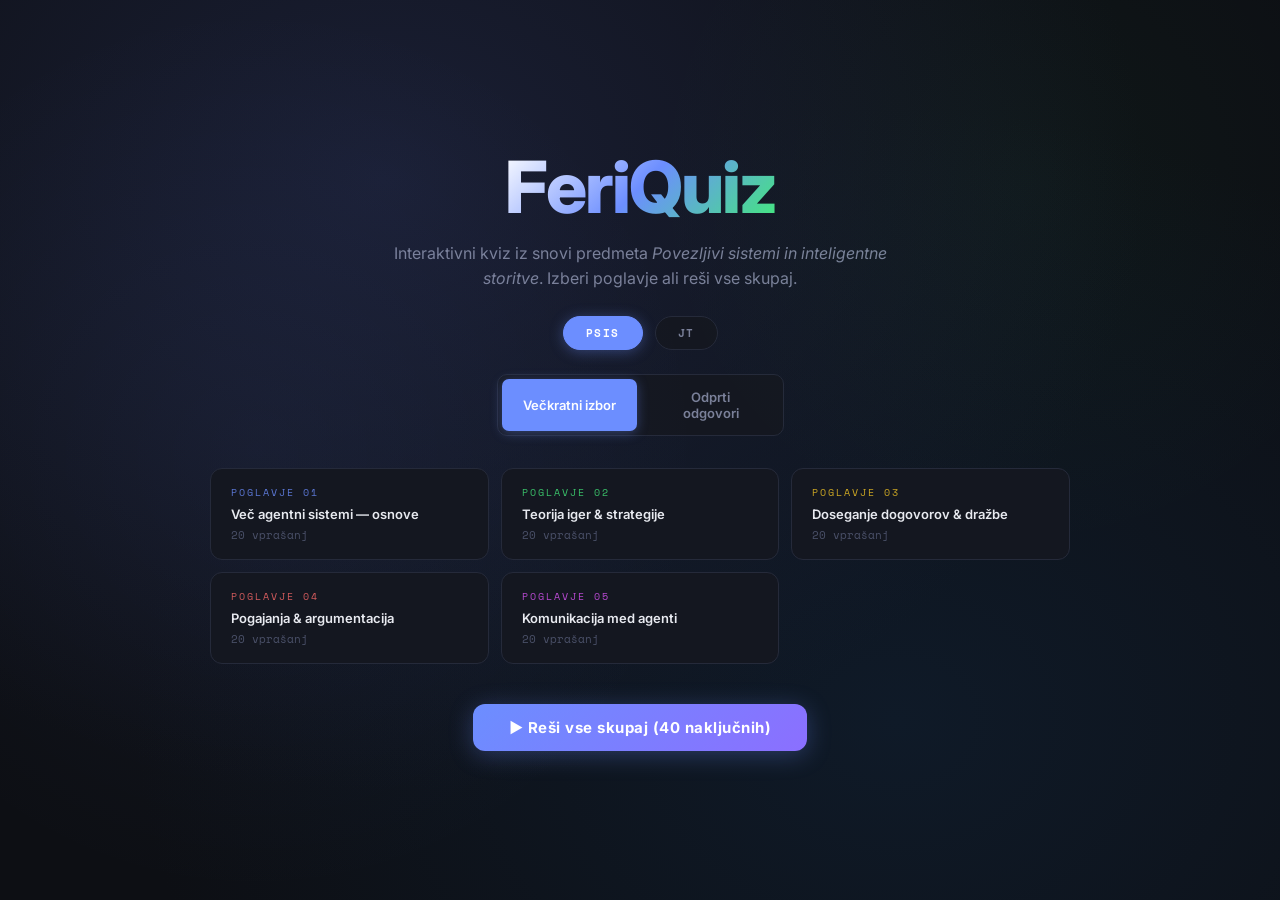
<file: index.html>
<!doctype html>
<html lang="sl">
	<head>
		<meta charset="UTF-8" />
		<meta name="viewport" content="width=device-width, initial-scale=1.0" />
		<title>FeriQuiz</title>
		<link
			href="https://fonts.googleapis.com/css2?family=Space+Mono:wght@400;700&family=Inter:wght@400;500;600;800&display=swap"
			rel="stylesheet"
		/>
		<link rel="stylesheet" href="css/style.css" />
	</head>
	<body>
		<!-- SPLASH -->
		<div id="splash">
			<h1 class="splash-title">FeriQuiz</h1>
			<p class="splash-sub" id="splashSub">
				Interaktivni kviz. Izberi predmet in poglavje.
			</p>
			<div id="subjectTabs" class="subject-tabs"></div>
			<div class="mode-toggle">
				<button
					class="mode-btn active"
					id="modeMCQ"
					onclick="setMode('mcq')"
				>
					Večkratni izbor
				</button>
				<button
					class="mode-btn"
					id="modeOpen"
					onclick="setMode('open')"
				>
					Odprti odgovori
				</button>
				<button
					class="mode-btn"
					id="modeRacunske"
					onclick="setMode('racunske')"
				>
					Računske naloge
				</button>
			</div>
			<div class="chapter-grid" id="chapterGrid"></div>
			<button class="btn-all" id="btnAll" onclick="startQuiz('all')">
				▶ Reši vse skupaj
			</button>
		</div>

		<!-- QUIZ -->
		<div id="quiz">
			<div class="quiz-header">
				<button class="back-btn" onclick="goHome()">← DOMOV</button>
				<div class="quiz-title-bar">
					<div class="quiz-chapter-name" id="quizChapterName">
						Kviz
					</div>
					<div class="quiz-progress-text" id="quizProgressText">
						Vprašanje 1 / 20
					</div>
				</div>
				<div class="progress-bar-wrap">
					<div
						class="progress-bar-fill"
						id="progressFill"
						style="width: 0%"
					></div>
				</div>
				<div class="score-display" id="scoreDisplay">0 / 0</div>
			</div>
			<div class="quiz-body" id="quizBody"></div>
		</div>

		<!-- RESULTS -->
		<div
			id="results"
			style="
				display: none;
				flex-direction: column;
				align-items: center;
				justify-content: center;
				min-height: 100vh;
				padding: 40px 20px;
				text-align: center;
			"
		>
			<div class="result-ring" id="resultRing">
				<div class="result-pct" id="resultPct">0%</div>
			</div>
			<h2 class="result-title" id="resultTitle">Rezultat</h2>
			<p class="result-sub" id="resultSub"></p>
			<div class="result-btns">
				<button class="btn-retry" id="retryBtn">↺ Poskusi znova</button>
				<button class="btn-home" onclick="goHome()">⌂ Domov</button>
			</div>
		</div>

		<!-- PDF MODAL -->
		<div id="pdfModal" class="pdf-modal" onclick="closePdfModal()">
			<div class="pdf-modal-inner" onclick="event.stopPropagation()">
				<div class="pdf-modal-header">
					<div class="pdf-modal-meta">
						<span
							id="pdfFileName"
							style="color: var(--text-muted)"
						></span>
						<span
							id="pdfPageLabel"
							style="color: var(--accent); margin-left: 8px"
						></span>
						<div class="pdf-page-chips" id="pdfPageChips"></div>
					</div>
					<button class="pdf-close-btn" onclick="closePdfModal()">
						×
					</button>
				</div>
				<div class="pdf-frame-wrap" id="pdfFrameWrap">
					<iframe id="pdfFrame" src=""></iframe>
				</div>
			</div>
		</div>

		<script src="data/psis/mcq.js"></script>
		<script src="data/psis/open.js"></script>
		<script src="data/psis/racunske.js"></script>
		<script src="data/jt/mcq.js"></script>
		<script src="data/jt/open.js"></script>
		<script src="data/jt/racunske.js"></script>
		<script src="data/subjects.js"></script>
		<script src="js/app.js"></script>
	</body>
</html>
</file>
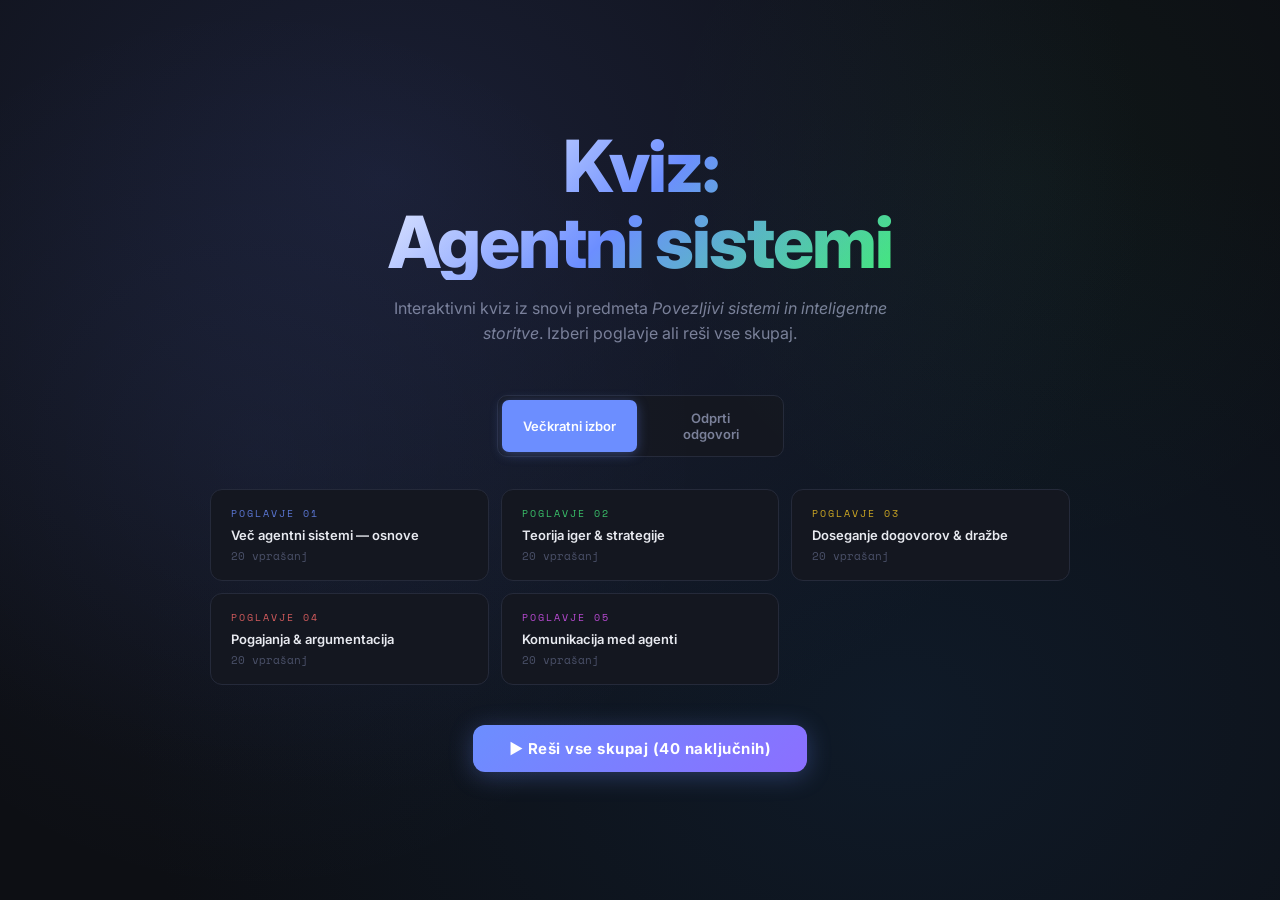
<file: kviz_agentni_sistemi.html>
<!DOCTYPE html>
<html lang="sl">
<head>
<meta charset="UTF-8">
<meta name="viewport" content="width=device-width, initial-scale=1.0">
<title>Kviz — Agentni sistemi</title>
<link href="https://fonts.googleapis.com/css2?family=Space+Mono:wght@400;700&family=Inter:wght@400;500;600;800&display=swap" rel="stylesheet">
<style>
  :root {
    --bg: #0d0f14;
    --surface: #141720;
    --surface2: #1c2030;
    --border: #252a3a;
    --accent: #6c8eff;
    --accent2: #ff6b6b;
    --accent3: #43e97b;
    --accent4: #f9ca24;
    --text: #e8eaf0;
    --text-dim: #7a8099;
    --text-muted: #4a5068;
    --correct: #1a3a28;
    --correct-border: #43e97b;
    --wrong: #3a1a1a;
    --wrong-border: #ff6b6b;
    --radius: 12px;
  }

  *, *::before, *::after { box-sizing: border-box; margin: 0; padding: 0; }

  body {
    background: var(--bg);
    color: var(--text);
    font-family: 'Inter', sans-serif;
    min-height: 100vh;
    padding: 0;
  }

  /* ── SPLASH ─────────────────────────────────── */
  #splash {
    min-height: 100vh;
    display: flex;
    flex-direction: column;
    align-items: center;
    justify-content: center;
    text-align: center;
    padding: 40px 20px;
    background: radial-gradient(ellipse at 30% 20%, #1a1f35 0%, transparent 60%),
                radial-gradient(ellipse at 70% 80%, #0f1a28 0%, transparent 60%),
                var(--bg);
    position: relative;
    overflow: hidden;
  }
  #splash::before {
    content: '';
    position: absolute;
    inset: 0;
    background-image:
      radial-gradient(circle at 20% 50%, rgba(108,142,255,0.06) 0%, transparent 40%),
      radial-gradient(circle at 80% 20%, rgba(67,233,123,0.04) 0%, transparent 30%);
    pointer-events: none;
  }
  .splash-tag {
    font-family: 'Space Mono', monospace;
    font-size: 11px;
    letter-spacing: 3px;
    text-transform: uppercase;
    color: var(--accent);
    opacity: 0.8;
    margin-bottom: 24px;
  }
  .splash-title {
    font-size: clamp(36px, 6vw, 72px);
    font-weight: 800;
    line-height: 1.05;
    letter-spacing: -2px;
    margin-bottom: 16px;
    background: linear-gradient(135deg, #fff 0%, #6c8eff 50%, #43e97b 100%);
    -webkit-background-clip: text;
    -webkit-text-fill-color: transparent;
    background-clip: text;
  }
  .splash-sub {
    font-size: 16px;
    color: var(--text-dim);
    max-width: 500px;
    line-height: 1.6;
    margin-bottom: 48px;
  }
  .chapter-grid {
    display: grid;
    grid-template-columns: repeat(auto-fit, minmax(220px, 1fr));
    gap: 12px;
    max-width: 860px;
    width: 100%;
    margin-bottom: 40px;
  }
  .ch-card {
    background: var(--surface);
    border: 1px solid var(--border);
    border-radius: var(--radius);
    padding: 16px 20px;
    cursor: pointer;
    transition: all 0.2s;
    text-align: left;
    position: relative;
    overflow: hidden;
  }
  .ch-card::before {
    content: '';
    position: absolute;
    top: 0; left: 0; right: 0;
    height: 2px;
    background: var(--card-accent, var(--accent));
    opacity: 0;
    transition: opacity 0.2s;
  }
  .ch-card:hover { border-color: var(--card-accent, var(--accent)); transform: translateY(-2px); }
  .ch-card:hover::before { opacity: 1; }
  .ch-card .ch-num {
    font-family: 'Space Mono', monospace;
    font-size: 10px;
    color: var(--card-accent, var(--accent));
    letter-spacing: 2px;
    margin-bottom: 6px;
    opacity: 0.8;
  }
  .ch-card .ch-name { font-size: 13px; font-weight: 600; color: var(--text); line-height: 1.3; }
  .ch-card .ch-count { font-size: 11px; color: var(--text-muted); margin-top: 4px; font-family: 'Space Mono', monospace; }
  .btn-all {
    background: linear-gradient(135deg, var(--accent), #8b6fff);
    color: #fff;
    border: none;
    border-radius: var(--radius);
    padding: 14px 36px;
    font-family: 'Inter', sans-serif;
    font-size: 15px;
    font-weight: 700;
    cursor: pointer;
    letter-spacing: 0.5px;
    transition: all 0.2s;
    box-shadow: 0 4px 24px rgba(108,142,255,0.3);
  }
  .btn-all:hover { transform: translateY(-2px); box-shadow: 0 8px 32px rgba(108,142,255,0.4); }

  /* ── QUIZ ────────────────────────────────────── */
  #quiz { display: none; min-height: 100vh; }

  .quiz-header {
    background: var(--surface);
    border-bottom: 1px solid var(--border);
    padding: 16px 32px;
    display: flex;
    align-items: center;
    gap: 20px;
    position: sticky;
    top: 0;
    z-index: 10;
  }
  .back-btn {
    background: none;
    border: 1px solid var(--border);
    color: var(--text-dim);
    padding: 6px 14px;
    border-radius: 8px;
    font-family: 'Space Mono', monospace;
    font-size: 11px;
    cursor: pointer;
    letter-spacing: 1px;
    transition: all 0.2s;
  }
  .back-btn:hover { border-color: var(--accent); color: var(--accent); }
  .quiz-title-bar { flex: 1; }
  .quiz-chapter-name { font-size: 14px; font-weight: 600; color: var(--text); }
  .quiz-progress-text { font-family: 'Space Mono', monospace; font-size: 11px; color: var(--text-muted); }
  .progress-bar-wrap { width: 160px; height: 4px; background: var(--border); border-radius: 4px; overflow: hidden; }
  .progress-bar-fill { height: 100%; background: linear-gradient(90deg, var(--accent), #8b6fff); border-radius: 4px; transition: width 0.4s; }
  .score-display {
    font-family: 'Space Mono', monospace;
    font-size: 12px;
    color: var(--accent3);
    white-space: nowrap;
  }

  .quiz-body { max-width: 1200px; margin: 0 auto; padding: 40px 24px; }

  .q-block {
    background: var(--surface);
    border: 1px solid var(--border);
    border-radius: 16px;
    padding: 32px;
    margin: 0 auto 24px;
    max-width: 660px;
    transition: max-width 0.5s cubic-bezier(0.22, 1, 0.36, 1);
    animation: slideInLeft 0.4s cubic-bezier(0.22, 1, 0.36, 1) both;
  }
  .q-block.answered {
    max-width: 1200px;
  }
  @keyframes fadeIn    { from { opacity: 0; transform: translateY(12px); } to { opacity: 1; transform: translateY(0); } }
  @keyframes slideInLeft { from { opacity: 0; transform: translateX(-28px); } to { opacity: 1; transform: translateX(0); } }

  .q-meta {
    display: flex;
    align-items: center;
    gap: 10px;
    margin-bottom: 18px;
  }
  .q-number {
    font-family: 'Space Mono', monospace;
    font-size: 10px;
    color: var(--accent);
    background: rgba(108,142,255,0.1);
    border: 1px solid rgba(108,142,255,0.25);
    padding: 3px 10px;
    border-radius: 20px;
    letter-spacing: 1px;
  }
  .q-status { width: 8px; height: 8px; border-radius: 50%; background: var(--text-muted); flex-shrink: 0; }
  .q-status.correct { background: var(--accent3); box-shadow: 0 0 8px rgba(67,233,123,0.5); }
  .q-status.wrong { background: var(--accent2); box-shadow: 0 0 8px rgba(255,107,107,0.5); }

  .q-text {
    font-size: 17px;
    font-weight: 600;
    line-height: 1.55;
    margin-bottom: 24px;
    color: var(--text);
  }

  .options { display: flex; flex-direction: column; gap: 10px; }

  .opt-btn {
    background: var(--surface2);
    border: 1px solid var(--border);
    border-radius: 10px;
    padding: 14px 18px;
    text-align: left;
    cursor: pointer;
    font-family: 'Inter', sans-serif;
    font-size: 14px;
    color: var(--text);
    transition: all 0.18s;
    display: flex;
    align-items: flex-start;
    gap: 12px;
    line-height: 1.45;
  }
  .opt-btn:hover:not(:disabled) { border-color: var(--accent); background: rgba(108,142,255,0.06); }
  .opt-btn .opt-label {
    font-family: 'Space Mono', monospace;
    font-size: 11px;
    color: var(--text-muted);
    flex-shrink: 0;
    margin-top: 2px;
    width: 18px;
  }
  .opt-btn.correct-choice {
    background: var(--correct);
    border-color: var(--correct-border);
    color: #e0ffe8;
  }
  .opt-btn.correct-choice .opt-label { color: var(--correct-border); }
  .opt-btn.wrong-choice {
    background: var(--wrong);
    border-color: var(--wrong-border);
    color: #ffe0e0;
  }
  .opt-btn.wrong-choice .opt-label { color: var(--accent2); }
  .opt-btn.reveal-correct {
    background: rgba(67,233,123,0.06);
    border-color: rgba(67,233,123,0.4);
  }
  .opt-btn:disabled { cursor: default; }

  .explanation {
    margin-top: 20px;
    padding: 16px 20px;
    border-radius: 10px;
    font-size: 13.5px;
    line-height: 1.65;
    display: none;
    animation: fadeIn 0.25s ease;
  }
  .explanation.correct-exp {
    background: rgba(67,233,123,0.07);
    border-left: 3px solid var(--accent3);
    color: #b0e8c0;
  }
  .explanation.wrong-exp {
    background: rgba(255,107,107,0.07);
    border-left: 3px solid var(--accent2);
    color: #f0c0c0;
  }
  .explanation strong { color: var(--text); }

  /* ── RESULTS ────────────────────────────────── */
  #results {
    display: none;
    min-height: 100vh;
    align-items: center;
    justify-content: center;
    padding: 40px 20px;
    text-align: center;
    flex-direction: column;
  }
  .result-ring {
    width: 160px;
    height: 160px;
    border-radius: 50%;
    background: conic-gradient(var(--accent) 0deg, var(--accent) var(--ring-deg, 0deg), var(--border) var(--ring-deg, 0deg));
    display: flex;
    align-items: center;
    justify-content: center;
    margin: 0 auto 32px;
    position: relative;
  }
  .result-ring::after {
    content: '';
    position: absolute;
    width: 128px;
    height: 128px;
    border-radius: 50%;
    background: var(--bg);
  }
  .result-pct {
    position: relative;
    z-index: 1;
    font-size: 36px;
    font-weight: 800;
    color: var(--text);
  }
  .result-title { font-size: 28px; font-weight: 800; margin-bottom: 8px; }
  .result-sub { color: var(--text-dim); font-size: 15px; margin-bottom: 40px; }
  .result-btns { display: flex; gap: 12px; flex-wrap: wrap; justify-content: center; }
  .btn-retry, .btn-home {
    padding: 12px 28px;
    border-radius: 10px;
    font-family: 'Inter', sans-serif;
    font-size: 14px;
    font-weight: 700;
    cursor: pointer;
    transition: all 0.2s;
  }
  .btn-retry {
    background: var(--accent);
    color: #fff;
    border: none;
    box-shadow: 0 4px 20px rgba(108,142,255,0.35);
  }
  .btn-retry:hover { transform: translateY(-2px); box-shadow: 0 8px 28px rgba(108,142,255,0.45); }
  .btn-home {
    background: none;
    border: 1px solid var(--border);
    color: var(--text-dim);
  }
  .btn-home:hover { border-color: var(--accent); color: var(--accent); }

  @media (max-width: 700px) {
    .quiz-header { padding: 12px 16px; gap: 12px; }
    .progress-bar-wrap { width: 80px; }
    .quiz-body { padding: 24px 16px; }
    .q-block { padding: 20px; }
    .q-text { font-size: 15px; }
    /* mobile: stack vertically, revert split */
    .q-inner { flex-direction: column; overflow: visible; }
    .q-left  { flex: 0 0 100% !important; max-width: 100% !important; }
    .q-right {
      flex: 0 0 auto !important;
      opacity: 1 !important;
      transform: none !important;
      padding-left: 0 !important;
      border-left: none !important;
      overflow: visible !important;
      transition: none !important;
    }
    /* on mobile, use slide-down reveal via .visible class */
    .q-right .all-explanations { display: none; margin-top: 16px; }
    .q-right .all-explanations.visible { display: flex; }
    .q-right .opt-explanation { animation: slideDown 0.3s ease both; }
    .q-right .opt-explanation:nth-child(1) { animation-delay: 0.04s; }
    .q-right .opt-explanation:nth-child(2) { animation-delay: 0.09s; }
    .q-right .opt-explanation:nth-child(3) { animation-delay: 0.14s; }
    .q-right .opt-explanation:nth-child(4) { animation-delay: 0.19s; }
  }

  /* ── SPLIT LAYOUT ───────────────────────────── */
  .q-inner {
    display: flex;
    align-items: flex-start;
    overflow: hidden;
  }
  /* q-left: fixed comfortable width — never shrinks */
  .q-left {
    flex: 0 0 580px;
    max-width: 100%;
    min-width: 0;
    transform: translateX(0);
    transition: transform 0.45s cubic-bezier(0.22, 1, 0.36, 1);
  }
  .q-block.answered .q-left {
    /* slight leftward pull as the right panel opens */
    animation: nudgeLeft 0.45s cubic-bezier(0.22, 1, 0.36, 1) both;
  }
  @keyframes nudgeLeft {
    0%   { transform: translateX(0); }
    35%  { transform: translateX(-10px); }
    100% { transform: translateX(0); }
  }
  /* q-right: expands from 0 to full remaining space */
  .q-right {
    flex: 0 0 0px;
    min-width: 0;
    overflow: hidden;
    opacity: 0;
    transform: translateX(28px);
    padding-left: 0;
    transition:
      flex-basis 0.48s cubic-bezier(0.22, 1, 0.36, 1),
      opacity 0.35s ease 0.2s,
      transform 0.45s cubic-bezier(0.22, 1, 0.36, 1) 0.05s,
      padding-left 0.48s cubic-bezier(0.22, 1, 0.36, 1),
      border-color 0.3s ease 0.35s;
    border-left: 1px solid transparent;
  }
  .q-block.answered .q-right {
    flex: 1 0 360px;   /* grows to fill all space left of q-left */
    opacity: 1;
    transform: translateX(0);
    padding-left: 28px;
    border-left-color: var(--border);
  }
  /* right panel: always show explanations (parent controls visibility) */
  .q-right .all-explanations {
    display: flex;
    flex-direction: column;
    gap: 8px;
    margin-top: 0;
  }
  /* right panel items: fade in (no Y slide — the panel itself does the movement) */
  .q-right .opt-explanation { animation: fadeInSimple 0.25s ease both; }
  .q-right .opt-explanation:nth-child(1) { animation-delay: 0.30s; }
  .q-right .opt-explanation:nth-child(2) { animation-delay: 0.37s; }
  .q-right .opt-explanation:nth-child(3) { animation-delay: 0.44s; }
  .q-right .opt-explanation:nth-child(4) { animation-delay: 0.51s; }
  @keyframes fadeInSimple { from { opacity: 0; } to { opacity: 1; } }

  /* ── ALL-OPTION EXPLANATIONS ─────────────────── */
  @keyframes slideDown {
    from { opacity: 0; transform: translateY(-6px); }
    to   { opacity: 1; transform: translateY(0); }
  }
  .all-explanations {
    margin-top: 20px;
    display: none;
    flex-direction: column;
    gap: 8px;
  }
  .all-explanations.visible { display: flex; }
  .opt-explanation {
    border-radius: 8px;
    padding: 11px 14px;
    font-size: 13px;
    line-height: 1.55;
    display: flex;
    gap: 10px;
    align-items: flex-start;
    animation: slideDown 0.3s ease both;
  }
  .opt-explanation:nth-child(1) { animation-delay: 0.04s; }
  .opt-explanation:nth-child(2) { animation-delay: 0.09s; }
  .opt-explanation:nth-child(3) { animation-delay: 0.14s; }
  .opt-explanation:nth-child(4) { animation-delay: 0.19s; }
  .opt-explanation.correct-opt {
    background: rgba(67,233,123,0.08);
    border-left: 3px solid var(--accent3);
  }
  .opt-explanation.wrong-opt {
    background: rgba(255,107,107,0.05);
    border-left: 3px solid rgba(255,107,107,0.3);
  }
  .opt-explanation.wrong-opt.chosen {
    background: rgba(255,107,107,0.11);
    border-left-color: var(--accent2);
  }
  .opt-exp-label {
    font-family: 'Space Mono', monospace;
    font-size: 10px;
    font-weight: 700;
    flex-shrink: 0;
    margin-top: 2px;
    width: 14px;
  }
  .correct-opt .opt-exp-label { color: var(--accent3); }
  .wrong-opt .opt-exp-label { color: var(--accent2); opacity: 0.55; }
  .wrong-opt.chosen .opt-exp-label { opacity: 1; }
  .opt-exp-content { flex: 1; }
  .opt-exp-verdict {
    font-family: 'Space Mono', monospace;
    font-size: 10px;
    font-weight: 700;
    letter-spacing: 0.4px;
    margin-bottom: 3px;
  }
  .correct-opt .opt-exp-verdict { color: var(--accent3); }
  .wrong-opt .opt-exp-verdict { color: rgba(255,107,107,0.6); }
  .wrong-opt.chosen .opt-exp-verdict { color: var(--accent2); }
  .opt-exp-reason { font-size: 12.5px; line-height: 1.55; }
  .correct-opt .opt-exp-reason { color: #a8e0b8; }
  .wrong-opt .opt-exp-reason { color: #b09090; }
  .wrong-opt.chosen .opt-exp-reason { color: #e0b0b0; }

  /* ── INFO BUTTON ─────────────────────────────── */
  .info-btn {
    background: none;
    border: 1px solid var(--border);
    color: var(--text-muted);
    padding: 3px 9px;
    border-radius: 20px;
    font-family: 'Space Mono', monospace;
    font-size: 10px;
    cursor: pointer;
    transition: all 0.15s;
    letter-spacing: 0.5px;
    display: none;
    align-items: center;
    gap: 4px;
  }
  .info-btn.visible { display: inline-flex; }
  .info-btn:hover { border-color: var(--accent); color: var(--accent); }

  /* ── PDF MODAL ───────────────────────────────── */
  .pdf-modal {
    display: none;
    position: fixed;
    inset: 0;
    background: rgba(0,0,0,0.72);
    z-index: 100;
    align-items: center;
    justify-content: center;
    backdrop-filter: blur(4px);
  }
  .pdf-modal.open { display: flex; }
  .pdf-modal-inner {
    background: var(--surface);
    border: 1px solid var(--border);
    border-radius: 16px;
    width: min(92vw, 940px);
    height: 82vh;
    display: flex;
    flex-direction: column;
    overflow: hidden;
  }
  .pdf-modal-header {
    display: flex;
    align-items: flex-start;
    justify-content: space-between;
    padding: 14px 20px;
    border-bottom: 1px solid var(--border);
    gap: 12px;
  }
  .pdf-modal-meta {
    font-family: 'Space Mono', monospace;
    font-size: 11px;
    color: var(--text-dim);
    flex: 1;
  }
  .pdf-page-chips {
    display: flex;
    gap: 6px;
    flex-wrap: wrap;
    margin-top: 8px;
  }
  .pdf-page-chip {
    background: rgba(108,142,255,0.1);
    border: 1px solid rgba(108,142,255,0.3);
    color: var(--accent);
    padding: 2px 10px;
    border-radius: 20px;
    font-family: 'Space Mono', monospace;
    font-size: 10px;
    cursor: pointer;
    transition: all 0.15s;
  }
  .pdf-page-chip:hover, .pdf-page-chip.active {
    background: var(--accent);
    color: #fff;
    border-color: var(--accent);
  }
  .pdf-close-btn {
    background: none;
    border: 1px solid var(--border);
    color: var(--text-dim);
    width: 28px;
    height: 28px;
    border-radius: 8px;
    cursor: pointer;
    font-size: 16px;
    display: flex;
    align-items: center;
    justify-content: center;
    transition: all 0.15s;
    flex-shrink: 0;
  }
  .pdf-close-btn:hover { border-color: var(--accent2); color: var(--accent2); }
  .pdf-frame-wrap {
    flex: 1;
    position: relative;
    overflow: hidden;
  }
  .pdf-frame-wrap iframe {
    width: 100%;
    height: 100%;
    border: none;
    display: block;
  }
  .pdf-no-pages {
    display: flex;
    align-items: center;
    justify-content: center;
    height: 100%;
    font-family: 'Space Mono', monospace;
    font-size: 12px;
    color: var(--text-muted);
    text-align: center;
    line-height: 1.8;
  }

  /* ── MODE TOGGLE ─────────────────────────────── */
  .mode-toggle {
    display: flex;
    gap: 6px;
    margin-bottom: 32px;
    background: var(--surface);
    border: 1px solid var(--border);
    border-radius: 10px;
    padding: 4px;
  }
  .mode-btn {
    flex: 1;
    padding: 10px 20px;
    border: none;
    border-radius: 7px;
    font-family: 'Inter', sans-serif;
    font-size: 13px;
    font-weight: 600;
    cursor: pointer;
    transition: all 0.2s;
    background: none;
    color: var(--text-dim);
  }
  .mode-btn.active {
    background: var(--accent);
    color: #fff;
    box-shadow: 0 2px 12px rgba(108,142,255,0.35);
  }
  .mode-btn:hover:not(.active) { color: var(--text); }

  /* ── OPEN ENDED QUESTIONS ────────────────────── */
  .btn-reveal {
    background: var(--surface2);
    border: 1px solid var(--border);
    color: var(--text-dim);
    padding: 10px 24px;
    border-radius: 10px;
    font-family: 'Inter', sans-serif;
    font-size: 13px;
    font-weight: 600;
    cursor: pointer;
    transition: all 0.2s;
    margin-top: 20px;
    display: inline-block;
  }
  .btn-reveal:hover { border-color: var(--accent); color: var(--accent); }
  .open-answer-wrap { animation: fadeIn 0.3s ease; }
  .open-answer-box {
    margin-top: 18px;
    padding: 16px 20px;
    background: rgba(108,142,255,0.06);
    border: 1px solid rgba(108,142,255,0.2);
    border-radius: 10px;
    font-size: 14px;
    line-height: 1.75;
    color: var(--text);
  }
  .open-answer-box p { margin: 0 0 8px; }
  .open-answer-box p:last-child { margin-bottom: 0; }
  .open-mark-btns {
    display: flex;
    gap: 10px;
    margin-top: 14px;
  }
  .btn-mark-correct, .btn-mark-wrong {
    flex: 1;
    padding: 11px;
    border-radius: 10px;
    font-family: 'Inter', sans-serif;
    font-size: 13px;
    font-weight: 700;
    cursor: pointer;
    transition: all 0.18s;
  }
  .btn-mark-correct {
    background: rgba(67,233,123,0.08);
    border: 1px solid rgba(67,233,123,0.3);
    color: var(--accent3);
  }
  .btn-mark-correct:hover:not(:disabled) { background: rgba(67,233,123,0.18); border-color: var(--accent3); }
  .btn-mark-correct:disabled { opacity: 0.5; cursor: default; }
  .btn-mark-wrong {
    background: rgba(255,107,107,0.08);
    border: 1px solid rgba(255,107,107,0.3);
    color: var(--accent2);
  }
  .btn-mark-wrong:hover:not(:disabled) { background: rgba(255,107,107,0.18); border-color: var(--accent2); }
  .btn-mark-wrong:disabled { opacity: 0.5; cursor: default; }
  .q-block.open-correct { border-color: var(--correct-border); }
  .q-block.open-wrong  { border-color: var(--wrong-border); }
</style>
</head>
<body>

<!-- SPLASH -->
<div id="splash">
  <h1 class="splash-title">Kviz:<br>Agentni sistemi</h1>
  <p class="splash-sub">Interaktivni kviz iz snovi predmeta <em>Povezljivi sistemi in inteligentne storitve</em>. Izberi poglavje ali reši vse skupaj.</p>
  <div class="mode-toggle">
    <button class="mode-btn active" id="modeMCQ" onclick="setMode('mcq')">Večkratni izbor</button>
    <button class="mode-btn" id="modeOpen" onclick="setMode('open')">Odprti odgovori</button>
  </div>
  <div class="chapter-grid" id="chapterGrid"></div>
  <button class="btn-all" id="btnAll" onclick="startQuiz('all')">▶ Reši vse skupaj (40 naključnih)</button>
</div>

<!-- QUIZ -->
<div id="quiz">
  <div class="quiz-header">
    <button class="back-btn" onclick="goHome()">← DOMOV</button>
    <div class="quiz-title-bar">
      <div class="quiz-chapter-name" id="quizChapterName">Kviz</div>
      <div class="quiz-progress-text" id="quizProgressText">Vprašanje 1 / 20</div>
    </div>
    <div class="progress-bar-wrap"><div class="progress-bar-fill" id="progressFill" style="width:0%"></div></div>
    <div class="score-display" id="scoreDisplay">0 / 0</div>
  </div>
  <div class="quiz-body" id="quizBody"></div>
</div>

<!-- RESULTS -->
<div id="results" style="display:none; flex-direction:column; align-items:center; justify-content:center; min-height:100vh; padding:40px 20px; text-align:center;">
  <div class="result-ring" id="resultRing">
    <div class="result-pct" id="resultPct">0%</div>
  </div>
  <h2 class="result-title" id="resultTitle">Rezultat</h2>
  <p class="result-sub" id="resultSub"></p>
  <div class="result-btns">
    <button class="btn-retry" id="retryBtn">↺ Poskusi znova</button>
    <button class="btn-home" onclick="goHome()">⌂ Domov</button>
  </div>
</div>

<!-- PDF MODAL -->
<div id="pdfModal" class="pdf-modal" onclick="closePdfModal()">
  <div class="pdf-modal-inner" onclick="event.stopPropagation()">
    <div class="pdf-modal-header">
      <div class="pdf-modal-meta">
        <span style="color:var(--text-muted)">main.pdf</span>
        <span id="pdfPageLabel" style="color:var(--accent);margin-left:8px"></span>
        <div class="pdf-page-chips" id="pdfPageChips"></div>
      </div>
      <button class="pdf-close-btn" onclick="closePdfModal()">×</button>
    </div>
    <div class="pdf-frame-wrap" id="pdfFrameWrap">
      <iframe id="pdfFrame" src=""></iframe>
    </div>
  </div>
</div>

<script>
const LABELS = ['A','B','C','D'];
const COLORS = ['#6c8eff','#43e97b','#ff6b6b','#f9ca24','#e056fd','#ff9f43'];

const RAW_CHAPTERS = [
{
  id: 'vec-agentni',
  name: 'Več agentni sistemi — osnove',
  color: '#6c8eff',
  questions: [
    {
      q: "Katera trditev o večagentnih sistemih drži?",
      pages: [115],
      opts: [
        ["Sistem enega agenta vedno zadostuje za reševanje kompleksnih problemov.", false, "To ne drži — sistem enega agenta praviloma ne obstaja kot izolirano idealno rešitev; vprašanje je, kako zgraditi družbo agentov."],
        ["V večagentnem sistemu agenti nimajo medsebojnih vplivov.", false, "Agenti drug na drugega vplivajo — npr. dva robota ne moreta skozi vrata hkrati."],
        ["Sistem enega agenta v praksi ne obstaja; graditi moramo družbo agentov.", true, "Točno — osnovna premisa večagentnih sistemov je, da realni scenariji zahtevajo interakcijo več agentov."],
        ["Organizacijska razmerja med agenti so vedno enakopravna.", false, "En agent je lahko šef drugemu, torej hierarhična razmerja obstajajo."]
      ]
    },
    {
      q: "Kaj predstavlja ocenitvena funkcija u_i v formalnem opisu večagentnih sistemov?",
      pages: [116],
      opts: [
        ["Funkcija, ki šteje število agentov v sistemu.", false, "Ocenitvena funkcija ne šteje agentov, temveč vrednoti izide."],
        ["Preslikava iz množice izidov v realna števila, ki pove, kako dober je izid za agenta i.", true, "Točno: u_i : Ω → ℝ podaja numerično vrednost posameznega izida za agenta i."],
        ["Funkcija, ki določa, katero dejanje bo agent izbral.", false, "To bi bila strategija ali politika, ne ocenitvena funkcija."],
        ["Protokol za izmenjavo sporočil med agenti.", false, "Protokol za sporočila je komunikacijski mehanizem, ne ocenitvena funkcija."]
      ]
    },
    {
      q: "Če velja u_i(ω) ≥ u_i(ω'), kako to zapišemo?",
      pages: [116],
      opts: [
        ["ω ≻_i ω'", false, "Stroga prednost (≻) pomeni strogo večjo vrednost, ne le večjo ali enako."],
        ["ω ⪰_i ω'", true, "Simbol ⪰ označuje šibko prednost — agent i ima ω vsaj tako rad kot ω'."],
        ["ω ≺_i ω'", false, "≺ bi pomenilo, da je ω slabši od ω', kar je nasprotno."],
        ["ω = ω'", false, "Enakost bi pomenila enako ocenitveno vrednost, ne splošno relacijo ≥."]
      ]
    },
    {
      q: "Kaj je množica Ω v formalnem opisu večagentnih sistemov?",
      pages: [116],
      opts: [
        ["Množica vseh agentov v sistemu.", false, "Agenti so označeni z Ag, ne Ω."],
        ["Množica možnih dejanj agentov.", false, "Dejanja so v množici Ac, ne Ω."],
        ["Množica izidov ali stanj, ki si jih agenta želita.", true, "Ω = {ω1, ω2, ...} predstavlja izide oz. stanja sveta, ki so predmet interesa agentov."],
        ["Množica komunikacijskih protokolov.", false, "Protokoli niso del formalne definicije Ω."]
      ]
    },
    {
      q: "Funkcija τ : Ac_i × Ac_j → Ω opisuje:",
      pages: [118],
      opts: [
        ["Verjetnostno porazdelitev nagrad.", false, "τ je deterministična preslikava, ne verjetnostna porazdelitev."],
        ["Preslikavo para dejanj obeh agentov v izid okolja.", true, "Točno — τ vrne izid sveta glede na kombinacijo dejanj agenta i in agenta j."],
        ["Ocenitveno funkcijo agenta j.", false, "Ocenitvena funkcija je u_j, ne τ."],
        ["Strategijo agenta i.", false, "Strategija opisuje, katero dejanje agent izbere, ne preslikave dejanj v izide."]
      ]
    },
    {
      q: "V primeru, ko τ(D,D)=ω1, τ(D,C)=ω1, τ(C,D)=ω1, τ(C,C)=ω1, kakšno okolje imamo?",
      pages: [118],
      opts: [
        ["Okolje, ki ga spreminja le agent j.", false, "V takšnem okolju nobeden od agentov ne vpliva na izid."],
        ["Okolje, kjer vsaka kombinacija dejanj vrne enak izid.", true, "Točno — vse štiri kombinacije vrnejo ω1, torej dejanja ne vplivajo na izid."],
        ["Konkurenčno okolje z ničelno vsoto.", false, "Ničelna vsota zahteva antagonistično razmerje, ne enolični izid za vse akcije."],
        ["Okolje, kjer vsaka kombinacija vrne drugačen izid.", false, "To bi bil primer τ(D,D)=ω1, τ(D,C)=ω2 itd."]
      ]
    },
    {
      q: "Kaj pomeni ω ≻_i ω' ?",
      pages: [116],
      opts: [
        ["Agent i je brezbrižen med ω in ω'.", false, "Brezbrižnost bi pomenila enako ocenitveno vrednost."],
        ["Agent i strogo preferira izid ω pred izhodom ω'.", true, "Stroga prednost (≻) pomeni u_i(ω) > u_i(ω')."],
        ["ω in ω' sta enakovredna za agenta i.", false, "Enakovrednost bi zapisali z u_i(ω) = u_i(ω')."],
        ["Agent i preferira ω', ne ω.", false, "Simbol kaže preferenco za ω, ne ω'."]
      ]
    },
    {
      q: "Katera od navedenih situacij prikazuje vpliv agentov?",
      pages: [115],
      opts: [
        ["Agent A izračuna optimalno pot.", false, "Izračun poti brez interakcije z drugim agentom ni primer medsebojnega vpliva."],
        ["Agent A prebere bazo znanja.", false, "Branje baze znanja je notranje delovanje, ne interakcija."],
        ["Dva robota ne moreta skozi vrata hkrati.", true, "To je klasičen primer medsebojnega vpliva — dejanje enega omeji možnosti drugega."],
        ["Agent A posodobi svoja prepričanja.", false, "Posodobitev prepričanj je notranje stanje agenta, ne interakcija."]
      ]
    },
    {
      q: "Kakšen je namen ocenitvene funkcije pri primerjavi izidov?",
      pages: [116],
      opts: [
        ["Poda binarno vrednost (dobro/slabo) za vsak izid.", false, "Ocenitvena funkcija vrne realno število, ne le binarno vrednost."],
        ["Določi zaporedje dejanj za dosego cilja.", false, "To je naloga načrtovalca, ne ocenitvene funkcije."],
        ["Podaja numerično vrednost kakovosti izida za posameznega agenta.", true, "Točno — u_i : Ω → ℝ omogoča primerjanje izidov po numerični vrednosti."],
        ["Meri hitrost izvedbe dejanj agenta.", false, "Hitrost izvedbe ni del ocenitvene funkcije v tej formalizaciji."]
      ]
    },
    {
      q: "Kako je v formalnem opisu označena množica dejanj agenta?",
      pages: [118],
      opts: [
        ["Ω", false, "Ω označuje množico izidov."],
        ["Ag", false, "Ag označuje množico agentov."],
        ["Ac", true, "Ac = {C − sodelovati, D − nasprotovati} je standardna oznaka za množico dejanj."],
        ["τ", false, "τ je funkcija okolja, ne množica dejanj."]
      ]
    },
    {
      q: "Katera trditev drži pri primeru agenta i z 4 milijoni in agenta j z 1 evrom, kjer vsak zasluži milijon?",
      pages: [117],
      opts: [
        ["Oba agenta imata enako korist, ker je zaslužek enak.", false, "Enaka absolutna vsota ne pomeni enake koristnosti — to je ključna poanta primera."],
        ["Dodatni milijon evrov prinese večjo marginalno korist tistemu, ki ima manj.", true, "Zaradi padajoče mejne koristnosti (kar je ekonomski princip) je milijon evrov več vreden za j."],
        ["Agent j ima večjo korist, ker ima manj denarja in torej potrebuje več.", false, "Formalizacija temelji na funkciji koristnosti, ne na 'potrebi'."],
        ["Ocenitvena funkcija v tem primeru ne more ločiti med agentoma.", false, "Prav to pokazuje primer — ocenitvena funkcija mora upoštevati kontekst."]
      ]
    },
    {
      q: "V večagentnem sistemu, kaj razumemo pod 'organizacijskimi razmerji med agenti'?",
      pages: [115],
      opts: [
        ["Algoritmično zapletenost agentnih protokolov.", false, "Organizacijska razmerja se nanašajo na socialno strukturo, ne algoritmično zapletenost."],
        ["Hierarhična in socialna razmerja, npr. da je en agent šef drugemu.", true, "Točno — en agent je lahko nadrejen drugemu, kar vpliva na koordinacijo."],
        ["Način shranjevanja znanja posameznih agentov.", false, "To se nanaša na interno reprezentacijo, ne organizacijska razmerja."],
        ["Komunikacijski protokoli med agenti.", false, "Protokoli so del komunikacije, ne organizacijska razmerja."]
      ]
    },
    {
      q: "Katera kombinacija dejanj v funkciji τ pomeni, da okolje vzdržuje agent j?",
      pages: [118, 119],
      opts: [
        ["τ(D,D)=ω1, τ(D,C)=ω2, τ(C,D)=ω3, τ(C,C)=ω4", false, "Tukaj vsaka kombinacija vrne drugačen izid — okolje ni nujno odvisno od j."],
        ["τ(D,D)=ω1, τ(D,C)=ω1, τ(C,D)=ω1, τ(C,C)=ω1", false, "Tukaj okolje ni odvisno od ničesar — vsi izidi so enaki."],
        ["τ(D,D)=ω1, τ(D,C)=ω2, τ(C,D)=ω1, τ(C,C)=ω2", true, "Točno — izid se razlikuje le glede na dejanje agenta j (C ali D), ne agenta i."],
        ["τ(D,D)=ω2, τ(D,C)=ω2, τ(C,D)=ω1, τ(C,C)=ω1", false, "V tem primeru je izid odvisen le od dejanja agenta i."]
      ]
    },
    {
      q: "Katera izjava o večagentnih sistemih je napačna?",
      pages: [115, 116],
      opts: [
        ["Agenti imajo vsak svojo predstavitev stanja sveta.", false, "Ta trditev drži."],
        ["Agenti imajo vsak svoje cilje/želje.", false, "Ta trditev drži."],
        ["Vsak agent vedno pozna cilje in ocenitvene funkcije vseh ostalih agentov.", true, "Napačno — v splošnem agenti nimajo popolnega vpogleda v cilje in funkcije koristnosti ostalih."],
        ["Interakcije med agenti je treba formalno opisati.", false, "Ta trditev drži."]
      ]
    },
    {
      q: "Katero dejanje v primeru z akcijama C in D označuje 'nasprotovanje'?",
      pages: [118],
      opts: [
        ["C", false, "C pomeni sodelovanje (cooperate)."],
        ["D", true, "D pomeni nasprotovanje oz. defection v angleščini."],
        ["Oba, odvisno od konteksta.", false, "Oznaka je fiksna: D = nasprotovati, C = sodelovati."],
        ["Nobeno — 'nasprotovanje' ni formalno definirana akcija.", false, "D je eksplicitno definiran kot 'nasprotovati'."]
      ]
    },
    {
      q: "Zakaj je razumevanje tipov interakcij med agenti ključno?",
      pages: [115],
      opts: [
        ["Ker zmanjša računsko zahtevnost agentov.", false, "Tip interakcij ne zmanjša neposredno računske zahtevnosti."],
        ["Ker omogoča pravilno modeliranje in predvidevanje vedenja sistema.", true, "Razumevanje interakcij je osnova za načrtovanje protokolov in strategij."],
        ["Ker poenostavi shranjevanje baze znanja.", false, "Razumevanje interakcij ni neposredno povezano s shranjevanjem znanja."],
        ["Ker odpravlja potrebo po komunikaciji med agenti.", false, "Razumevanje interakcij ne odpravlja komunikacije."]
      ]
    },
    {
      q: "Katera oznaka v formalni definiciji predstavlja množico agentov?",
      pages: [116],
      opts: [
        ["Ω", false, "Ω je množica izidov."],
        ["τ", false, "τ je funkcija okolja."],
        ["Ag", true, "Ag ∈ {i, j} je standardna oznaka za množico agentov."],
        ["Ac", false, "Ac je množica dejanj."]
      ]
    },
    {
      q: "Kaj velja za primer, ko u_i(C,C) ≥ u_i(C,D) ≥ u_i(D,C) ≥ u_i(D,D)?",
      pages: [119],
      opts: [
        ["Agent i stremi k nasprotovanju.", false, "Relacija kaže, da je C,C najboljše za i, torej agent stremi k sodelovanju."],
        ["Agent i stremi k sodelovanju.", true, "Hierarhija vrednosti kaže, da agent i preferira sodelovanje (C) ne glede na dejanje j."],
        ["Dejanje agenta j ne vpliva na strategijo agenta i.", false, "Dejanje j vpliva na izid, a agent i vseeno preferira C."],
        ["Agenta sta v strogo konkurenčnem razmerju.", false, "Strogo konkurenčno razmerje bi pomenilo nasprotne preference."]
      ]
    },
    {
      q: "V primeru u_i(C,C)=4 in u_i(D,D)=1, kateri izid je boljši za agenta i?",
      pages: [119, 120],
      opts: [
        ["(D,D), ker je bolj stabilen.", false, "Stabilnost ni merilo; boljši je izid z večjo ocenitveno vrednostjo."],
        ["(C,C), ker ima višjo ocenitveno vrednost.", true, "u_i(C,C)=4 > u_i(D,D)=1, torej je (C,C) boljši za agenta i."],
        ["Oba sta enakovredna.", false, "4 ≠ 1, torej nista enakovredna."],
        ["Odvisno od strategije agenta j.", false, "Ocenitvena vrednost je fiksna za par dejanj."]
      ]
    },
    {
      q: "Katera trditev pravilno opisuje formalni okvir za dva agenta?",
      pages: [116, 118],
      opts: [
        ["Agenta si delita enako ocenitveno funkcijo.", false, "Vsak agent ima svojo ocenitveno funkcijo u_i in u_j."],
        ["Izid sveta je odvisen le od dejanj agenta i.", false, "Izid je odvisen od kombinacije dejanj obeh agentov: τ(Ac_i × Ac_j)."],
        ["Agenta imata svoji ocenitveni funkciji in izid je funkcija kombinacije njunih dejanj.", true, "Točno — u_i, u_j sta ločeni, τ pa slika par dejanj v izid."],
        ["Agent i vedno pozna vrednost u_j.", false, "V splošnem agenti ne poznajo ocenitvenih funkcij ostalih."]
      ]
    }
  ]
},
{
  id: 'teorija-iger',
  name: 'Teorija iger & strategije',
  color: '#43e97b',
  questions: [
    {
      q: "Kdaj strategija s1 strogo dominira strategijo s2 za agenta i?",
      pages: [121],
      opts: [
        ["Ko s1 daje enako ali večjo korist kot s2 v vseh izidih.", false, "To bi bila šibka dominanca, ne stroga."],
        ["Ko s1 daje strogo večjo korist od s2 v vseh možnih izidih.", true, "Stroga dominanca pomeni, da je s1 vedno boljša, ne le enako dobra."],
        ["Ko s1 daje večjo korist le v nekaterih izidih.", false, "To ni dovolj za dominanco — pogoj mora veljati za vse izide."],
        ["Ko s1 vodi do Nashovega ravnovesja.", false, "Nashovo ravnovesje in dominanca sta ločena koncepta."]
      ]
    },
    {
      q: "Kaj je Nashovo ravnovesje?",
      pages: [123],
      opts: [
        ["Strategija, ki maksimizira skupno korist vseh agentov.", false, "To bi bila Pareto optimalna rešitev, ne Nashovo ravnovesje."],
        ["Par strategij, od katerih noben agent nima vzpodbude za enostransko spremembo.", true, "Točno — Nashovo ravnovesje je vzajemno najboljši odziv: nobeden ne more izboljšati izida s spremembo le svojega dejanja."],
        ["Strategija, ki vedno zagotovi enake nagrade za oba agenta.", false, "Nashovo ravnovesje ne zahteva enakopravne porazdelitve nagrad."],
        ["Edina možna rešitev vsakega scenarija interakcije.", false, "Nekateri scenariji nimajo Nashovega ravnovesja, nekateri jih imajo več."]
      ]
    },
    {
      q: "Kaj je strogo konkurenčni scenarij?",
      pages: [126],
      opts: [
        ["Scenarij, kjer oba agenta maksimizirata skupno korist.", false, "To bi bila kooperativna igra."],
        ["Scenarij, kjer en agent izboljša izid le na račun izida drugega.", true, "Formalno: ω ≻_i ω' natanko takrat, ko ω' ≻_j ω."],
        ["Scenarij z ničelno vsoto nagrad.", false, "Ničelna vsota je posebni primer strogo konkurenčnega scenarija, ne sinonim."],
        ["Scenarij, kjer imata oba agenta enake ocenitvene funkcije.", false, "Enaki ocenitveni funkciji bi pomenili kooperativno, ne konkurenčno razmerje."]
      ]
    },
    {
      q: "Katera igra predstavlja primer interakcije z ničelno vsoto?",
      pages: [127],
      opts: [
        ["Zapornikova dilema", false, "Zapornikova dilema ni igra z ničelno vsoto — skupna korist se razlikuje po izidih."],
        ["Lov na jelene", false, "Lov na jelene ima dve Nashovi ravnovesji in ni igra z ničelno vsoto."],
        ["Šah", true, "Šah je klasični primer: kar zmaga eden, izgubi drugi (1, -1 ali 0)."],
        ["Igra piščanca", false, "Igra piščanca ima asimetrična Nashova ravnovesja in ni čista ničelna vsota."]
      ]
    },
    {
      q: "V zapornikovi dilemi, katera je dominantna strategija za vsakega zapornika?",
      pages: [129],
      opts: [
        ["Sodelovati (C)", false, "Čeprav bi skupni izid pri (C,C) bil boljši, posamičen racionalnost vodi k D."],
        ["Nasprotovati (D)", true, "D je dominantna strategija: ne glede na dejanje nasprotnika je D vedno boljša ali enaka."],
        ["Naključna mešanica C in D", false, "Mešana strategija ni potrebna, ker obstaja čista dominantna strategija."],
        ["Odvisno od tega, kaj naredi drugi zapornik.", false, "Prav to je posebnost dileme — D dominira ne glede na nasprotnikovo dejanje."]
      ]
    },
    {
      q: "Kakšen je edini par strategij Nashovega ravnovesja v zapornikovi dilemi?",
      pages: [129, 130],
      opts: [
        ["(C, C)", false, "(C,C) je Pareto optimalen, ampak ni Nashovo ravnovesje — vsak ima vzpodbudo, da enostransko preide na D."],
        ["(D, C)", false, "(D,C) ni ravnovesje — agent C bi imel vzpodbudo preiti na D."],
        ["(D, D)", true, "Edino Nashovo ravnovesje je (D,D), čeprav ni Pareto optimalno."],
        ["(C, D)", false, "(C,D) ni ravnovesje — agent C bi imel vzpodbudo preiti na D."]
      ]
    },
    {
      q: "Katera trditev pravilno opisuje iterativno zapornikovo dilemo?",
      pages: [130],
      opts: [
        ["Dominantna strategija ostane D za vsako število ponovitev.", false, "V iterativni igri je strategija manj jasna, ker lahko nasprotnik kaznuje nesodelovaje."],
        ["Z iteracijo postane jasno, da je TIT-FOR-TAT vedno optimalna strategija.", false, "TIT-FOR-TAT je dobra strategija, a ni garantirano optimalna v vseh kontekstih."],
        ["Z večim ponovitvami nastane možnost, da nesodelovaje kaznuje nasprotnik, kar ustvari vzpodbudo za sodelovanje.", true, "Točno — zagrožena kaznovanje z nesodelovanjem v prihodnosti daje vzpodbudo za trenutno sodelovanje."],
        ["Iterativna igra ima vedno enako Nashovo ravnovesje kot enkratna.", false, "Iterativna igra ima drugačno dinamiko in pogosto drugačna ravnovesja."]
      ]
    },
    {
      q: "Katera strategija v Axelrodovem turnirju v prvi iteraciji vedno nasprotuje?",
      pages: [131],
      opts: [
        ["TIT-FOR-TAT", false, "TIT-FOR-TAT v prvi iteraciji sodeluje."],
        ["TESTER", false, "TESTER v prvi iteraciji preizkuša nasprotnika z nesodelovanjem — ampak to je ena od strategij."],
        ["ALL-D", true, "ALL-D vedno izbere strategijo nesodelovaje (D) v vsaki iteraciji, vključno s prvo."],
        ["JOSS", false, "JOSS je variacija TIT-FOR-TAT z 10 % verjetnostjo nesodelovaje."]
      ]
    },
    {
      q: "Katera je ključna razlika med igro piščanca in zapornikovo dilemo?",
      pages: [133],
      opts: [
        ["Igra piščanca nima Nashovega ravnovesja.", false, "Igra piščanca ima dve Nashovi ravnovesji (asimetrični)."],
        ["V igri piščanca ni dominantnih strategij — gre za koordinacijo in tveganje.", true, "Točno — igra piščanca je problem koordinacije brez čiste dominantne strategije."],
        ["V igri piščanca vedno zmagata oba.", false, "Eden 'zmaga' z vožnjo naprej, drugi se mora umakniti."],
        ["Igra piščanca je vedno igra z ničelno vsoto.", false, "Izplačila so asimetrična, niso nujno z ničelno vsoto."]
      ]
    },
    {
      q: "Kaj je 'prekletstvo zmagovalca' v teoriji dražb?",
      pages: [143],
      opts: [
        ["Zmagovalec plača preveč in ne dobi nič v zameno.", false, "Zmagovalec dobi blago, a tveganje je, da ga preceni."],
        ["Zmagovalec je pridobil blago, a morda po ceni, ki presega njegovo dejansko vrednost.", true, "Točno — ker je zmagovalec tisti z najvišjo oceno, verjetno precenjuje vrednost."],
        ["Zmagovalec je vedno nezadovoljen z nakupom.", false, "Nezadovoljstvo ni nujno, a obstaja tveganje precenitve."],
        ["Zmagovalec mora plačati kazen za zmago.", false, "Ni formalne kazni, le tveganje precenitve."]
      ]
    },
    {
      q: "Kaj je šibko dominantna strategija?",
      pages: [122],
      opts: [
        ["Strategija, ki daje vedno strogo večjo korist od alternative.", false, "To bi bila strogo dominantna strategija."],
        ["Strategija, ki daje vsaj enako dobro korist v vseh izidih kot alternativa.", true, "Šibka dominanca: s1 ⪰ s2 pomeni, da je s1 vedno vsaj enako dobra kot s2."],
        ["Strategija, ki je optimalna le v nekaterih scenarijih.", false, "Šibka dominanca zahteva pogoj za vse scenarije."],
        ["Strategija, ki jo vsi agenti zavrnejo.", false, "Ravno nasprotno — šibko dominirane strategije se zavrnejo v iterativni eliminaciji."]
      ]
    },
    {
      q: "V lovu na jelene, kateri izid ima vrednost (10,10)?",
      pages: [132],
      opts: [
        ["Oba nasprotujeta (D,D)", true, "V primeru lova na jelene je (D,D) = (10,10) — obojestransko nesodelovanje, ki je boljše kot asimetrija."],
        ["Oba sodelujeta (C,C)", false, "(C,C) ima vrednost (5,5) — manj kot (D,D) v tem primeru."],
        ["i sodeluje, j nasprotuje (C,D)", false, "(C,D) ima vrednost (1,8)."],
        ["i nasprotuje, j sodeluje (D,C)", false, "(D,C) ima vrednost (8,1)."]
      ]
    },
    {
      q: "Kateri par strategij v igri piščanca je Nashovo ravnovesje?",
      pages: [133],
      opts: [
        ["(D,D) — oba vztrajata", false, "(D,D) = (0,0) — oba se odpeljeta v smrt; nihče bi ne izbral tega, ker bi D ob nasprotnikovem D rad zamenjal na C."],
        ["(C,C) — oba se umakneta", false, "(C,C) = (2,2) — ni ravnovesje, ker bi eden rad vztrajal, ko se drugi umakne."],
        ["(D,C) in (C,D) — asimetrični ravnovesji", true, "Točno — če eden vztraja (D), se drugemu splača umakniti (C), in obratno."],
        ["Igra piščanca nima Nashovega ravnovesja.", false, "Igra piščanca ima dve asimetrični Nashovi ravnovesji."]
      ]
    },
    {
      q: "Katera trditev o Nashovem ravnovesju je napačna?",
      pages: [123],
      opts: [
        ["Nashovo ravnovesje zaklene agente v par strategij.", false, "Ta trditev drži."],
        ["Vsak scenarij interakcije ima natanko eno Nashovo ravnovesje.", true, "Napačno — nekateri scenariji nimajo ravnovesja, nekateri jih imajo več."],
        ["Noben agent nima spodbude za enostransko odstopanje.", false, "Ta trditev drži — to je definicija ravnovesja."],
        ["Nashovo ravnovesje je pomemben analitični koncept.", false, "Ta trditev drži."]
      ]
    },
    {
      q: "Strategija TIT-FOR-TAT v iterativni zapornikovi dilemi:",
      pages: [131],
      opts: [
        ["Vedno nasprotuje, ne glede na preteklo igro.", false, "To je strategija ALL-D."],
        ["V prvi iteraciji sodeluje, nato posnema prejšnje dejanje nasprotnika.", true, "Točno — TIT-FOR-TAT: začni s C, nato kopiraj prejšnjo potezo nasprotnika."],
        ["Naključno izbira med C in D.", false, "To je strategija RANDOM."],
        ["V prvi iteraciji preizkuša nasprotnika, nato igra TIT-FOR-TAT.", false, "To je strategija TESTER."]
      ]
    },
    {
      q: "Katera lastnost ničelne vsote drži?",
      pages: [127],
      opts: [
        ["u_i(ω) + u_j(ω) = 0 za vse ω.", true, "Definicija igre z ničelno vsoto: vsota koristnosti obeh agentov je nič za vsak izid."],
        ["u_i(ω) = u_j(ω) za vse ω.", false, "To bi pomenilo enake koristnosti, ne ničelno vsoto."],
        ["u_i(ω) ≥ 0 in u_j(ω) ≤ 0 za vse ω.", false, "To bi bila posebna oblika ničelne vsote, a ne splošna definicija."],
        ["Vsaka ničelna vsota dopušča kooperativno vedenje.", false, "Ničelne vsote so 'najbolj zlobne' in ne dopuščajo kooperativnega vedenja."]
      ]
    },
    {
      q: "V kateri situaciji se iterativna zapornikova dilema bistveno razlikuje od enkratne?",
      pages: [130],
      opts: [
        ["Ko imata agenta vedno enake ocenitvene funkcije.", false, "Enake ocenitvene funkcije so poseben primer, ne ključna razlika."],
        ["Ko se igra igra neskončno ali veliko število iteracij in nesodelovaje se kaznuje.", true, "V iterativni igri je kaznovanje z D v prihodnosti spodbuda za sedanje C, kar menja optimalne strategije."],
        ["Ko je komunikacija med agentoma dovoljena.", false, "Komunikacija ni ključna spremenljivka v standardnem opisu iterativne dileme."],
        ["Ko je število dejanj večje od dveh.", false, "Iterativna dilema ohrani dve akciji, le časovna razsežnost se dodaja."]
      ]
    },
    {
      q: "Zakaj je zapornikova dilema paradoksalna?",
      pages: [128, 129],
      opts: [
        ["Ker nimata zapornika nobene dominantne strategije.", false, "Prav nasprotno — oba imata dominantno strategijo D."],
        ["Ker racionalno individualno vedenje (D,D) vodi do slabšega skupnega izida od (C,C).", true, "To je srž paradoksa: individualna racionalnost povzroči kolektivno iracionalen izid."],
        ["Ker ima igra več Nashovih ravnovesij.", false, "Zapornikova dilema ima le eno Nashovo ravnovesje: (D,D)."],
        ["Ker agenta ne poznata svojih ocenitvenih funkcij.", false, "Ocenitvene funkcije so znane — paradoks je kljub temu prisoten."]
      ]
    },
    {
      q: "Kaj je matrika izplačil?",
      pages: [120],
      opts: [
        ["Tabel, ki prikaže najoptimalnejše dejanje za vsakega agenta.", false, "Matrika izplačil prikaže vse kombinacije dejanj in njim ustrezna izplačila."],
        ["Preglednica, ki prikazuje koristnosti za vse kombinacije dejanj obeh agentov.", true, "Točno — vrstice/stolpci so dejanja agentov, celice so pari koristnosti (u_i, u_j)."],
        ["Verjetnostna porazdelitev izidov igre.", false, "Matrika izplačil ni verjetnostna — prikazuje deterministične vrednosti."],
        ["Seznam strategij, rangiranih po dominanci.", false, "Dominanca se razbere iz matrike, a matrika sama prikaže izplačila."]
      ]
    },
    {
      q: "Iterativna eliminacija dominiranih strategij:",
      pages: [121, 122],
      opts: [
        ["Odstrani samo strogo dominirane strategije in vedno najde eno rešitev.", false, "Šibko dominirane se sicer lahko odstranjujejo, a to ni garancija za eno rešitev."],
        ["Iterativno odstranjuje dominirane strategije; pri šibkih dominancah se lahko zavržejo sicer koristne strategije.", true, "Točno — pri šibki eliminaciji tvegamo, da zavržemo strategije, ki bi bile optimalne v nekaterih kontekstih."],
        ["Vedno konvergira k Nashovemu ravnovesju.", false, "Ni garantirano, da eliminacija konvergira k NE."],
        ["Se ne more uporabiti, če ima igra samo dve strategiji.", false, "Eliminacija deluje ne glede na število strategij."]
      ]
    }
  ]
},
{
  id: 'doseganje-dogovorov',
  name: 'Doseganje dogovorov & dražbe',
  color: '#f9ca24',
  questions: [
    {
      q: "Katero lastnost protokola za pogajanje imenujemo 'Pareto učinkovitost'?",
      pages: [136],
      opts: [
        ["Protokol zagotavlja, da bo dogovor vedno dosežen.", false, "To je 'zagotovljen uspeh', ne Pareto učinkovitost."],
        ["Ni nobenega drugega izida, ki bi vsaj enemu agentu izboljšal položaj, ne da bi drugemu poslabšal.", true, "Točno — Pareto učinkovitost pomeni, da ni boljšega izida za nekoga brez škode za drugega."],
        ["Vsak agent sledi protokolu, ker je to v njegovem lastnem interesu.", false, "To je 'individualna racionalnost'."],
        ["Vsota koristnosti je maksimizirana.", false, "To je 'maksimiziranje socialne blaginje'."]
      ]
    },
    {
      q: "Kaj je angleška vrsta dražbe?",
      pages: [139],
      opts: [
        ["Zaprta dražba z eno ponudbo.", false, "Zaprta dražba z eno ponudbo je dražba prve ali druge cene."],
        ["Odprta naraščajoča dražba, kjer blago dobi agent z najvišjo ponudbo.", true, "Točno — angleška dražba je odprta, naraščajoča, s prvo ceno."],
        ["Padajoča dražba, ki začne visoko.", false, "To je nizozemska dražba."],
        ["Zaprta dražba, kjer zmagovalec plača drugo najvišjo ceno.", false, "To je Vickrey-jeva dražba."]
      ]
    },
    {
      q: "Zakaj je Vickrey-jeva dražba spodbuda za pošteno licitiranje?",
      pages: [142],
      opts: [
        ["Ker dražitelj ne ve, koliko so ponudniki ponudili.", false, "To je lastnost zaprte dražbe, ne razlog za pošteno licitiranje."],
        ["Ker ponudba manj od dejanske vrednosti zniža možnosti zmage, ne pa cene, ki jo plačaš.", true, "Točno — zmagovalec plača drugo ceno; ne pridobi z licitiranjem manj ali več od dejanske vrednosti."],
        ["Ker je ponudba javna in vsi vidijo ceno.", false, "Vickrey-jeva dražba je zaprta, ponudbe niso javne."],
        ["Ker zmagovalec vedno plača polno ponudbo.", false, "Zmagovalec plača drugo najvišjo ponudbo, ne svojo."]
      ]
    },
    {
      q: "V Vickrey-jevi dražbi zmagovalec:",
      pages: [142],
      opts: [
        ["Plača znesek lastne ponudbe.", false, "Zmagovalec plača znesek druge najvišje ponudbe, ne lastne."],
        ["Plača znesek druge najvišje ponudbe.", true, "Točno — to je definicija Vickrey-jeve (dražbe druge cene)."],
        ["Ne plača nič, ker je dražba zaprta.", false, "Zaprta dražba ne pomeni brezplačne pridobitve."],
        ["Plača povprečje vseh ponudb.", false, "Povprečje ni mehanizem nobene standardne vrste dražbe."]
      ]
    },
    {
      q: "Kaj je 'individualna racionalnost' kot lastnost protokola?",
      pages: [136],
      opts: [
        ["Vsak agent vedno doseže najboljši možni izid.", false, "To je preoptimistično — individualna racionalnost pomeni le, da je sledenje protokolu v interesu agenta."],
        ["Sledenje protokolu je v interesu udeležencev pogajanj.", true, "Točno — agent nima vzpodbude za odmikanje od protokola, ker bi to škodovalo njemu."],
        ["Vsak agent pozna strategije ostalih.", false, "Poznanje strategij je ločen pojem."],
        ["Dogovor je vedno Pareto optimalen.", false, "To je lastnost Pareto učinkovitosti."]
      ]
    },
    {
      q: "Kaj je nizozemska vrsta dražbe?",
      pages: [140],
      opts: [
        ["Naraščajoča dražba z zaprtimi ponudbami.", false, "Naraščajoča dražba z odprtimi ponudbami je angleška dražba."],
        ["Odprta padajoča dražba — cena se znižuje, dokler nekdo ne ponudi.", true, "Točno — nizozemska dražba začne visoko in pada, dokler ponudnik ne sprejme."],
        ["Zaprta dražba z dvema krogoma licitiranja.", false, "Dva kroga niso del definicije nizozemske dražbe."],
        ["Dražba, kjer zmagovalec plača drugo ceno.", false, "To je Vickrey-jeva dražba."]
      ]
    },
    {
      q: "Katera vrsta dražbe nima dominantne strategije za ponudnike?",
      pages: [140, 141],
      opts: [
        ["Angleška vrsta dražbe", false, "Angleška dražba ima dominantno strategijo: postopoma višaj do maximalnega vrednotenja."],
        ["Vickrey-jeva dražba", false, "Vickrey-jeva dražba ima dominantno strategijo: ponudi dejansko vrednost."],
        ["Nizozemska vrsta dražbe", true, "Nizozemska dražba nima dominantne strategije — ni jasno, kdaj ponuditi."],
        ["Zaprta dražba prve cene", false, "Zaprta dražba prve cene prav tako nima splošne dominantne strategije."]
      ]
    },
    {
      q: "Kaj je razlika med javno in privatno vrednostjo v teoriji dražb?",
      pages: [138],
      opts: [
        ["Javna vrednost je znana vsem, privatna pa le dražitelju.", false, "Privatna vrednost je znana le ponudniku — dražitelj je tisti, ki prodaja."],
        ["Javna vrednost je enaka za vse (npr. kovanec 1 EUR = 1 EUR), privatna je osebna (npr. kovanec Dončiča).", true, "Točno — javna vrednost je objektivna, privatna odraža osebne preference."],
        ["Javna vrednost se veča, privatna pa pada.", false, "Ni nujne tendence — razlika je v naravi vrednosti, ne trendu."],
        ["V javni dražbi so ponudbe javne, v privatni tajne.", false, "To opisuje odprto vs. zaprto dražbo, ne vrsto vrednosti."]
      ]
    },
    {
      q: "Katera trditev o pričakovanem zaslužku dražitelja drži?",
      pages: [143],
      opts: [
        ["Angleška dražba vedno prinese največ zaslužka.", false, "To ni splošna resnica."],
        ["Pri ponudnikih, ki ne tvegajo, je pričakovani zaslužek enak v vseh štirih standardnih vrstah.", true, "Točno — pri risk-nevtralnih ponudnikih teorija enakovrednosti prihodkov dokazuje enakost."],
        ["Vickrey-jeva dražba vedno prinese najmanj zaslužka.", false, "Ni nujno — odvisno od profila tveganja ponudnikov."],
        ["Zaprta dražba prve cene vedno prinese več kot angleška.", false, "Pri risk-nevtralnih ponudnikih sta enakovredni."]
      ]
    },
    {
      q: "Kateri mehanizem licitiranja je 'dražba na en poskus'?",
      pages: [141],
      opts: [
        ["Naraščajoča angleška dražba", false, "Angleška dražba ima več krogov zvišanja ponudb."],
        ["Padajoča nizozemska dražba", false, "Nizozemska dražba ima postopen padec cene."],
        ["Zaprta dražba, kjer je le en krog ponudb.", true, "Dražba na en poskus = vsak ponudnik odda eno ponudbo, en krog."],
        ["Vickrey-jeva dražba z javnimi ponudbami.", false, "Vickrey-jeva dražba je zaprta, ne javna z enim krogom le."]
      ]
    },
    {
      q: "Kaj je 'špekulacija' v kontekstu dražb?",
      pages: [145],
      opts: [
        ["Lažna ponudba za zvišanje cene.", false, "Lažna ponudba je oblika goljufije, ne špekulacija v formalni definiciji."],
        ["Aktivnost za pridobivanje informacij o vrednosti blaga ali vrednotenjih ostalih ponudnikov.", true, "Točno — špekulacija je zbiranje informacij pred licitiranjem."],
        ["Nakup blaga z namenom kasnejše nadprodaje.", false, "To je špekulacija v ekonomskem smislu, ne v kontekstu teorije dražb."],
        ["Protokol za omejevanje ponudb.", false, "Protokol in špekulacija sta ločena koncepta."]
      ]
    },
    {
      q: "Katera lastnost protokola pomeni, da bo na koncu vedno dosežen dogovor?",
      pages: [136],
      opts: [
        ["Pareto učinkovitost", false, "Pareto učinkovitost se nanaša na kakovost dogovora, ne zagotovitev."],
        ["Zagotovljen uspeh", true, "Točno — 'zagotovljen uspeh' pomeni, da protokol jamči dosego dogovora."],
        ["Individualna racionalnost", false, "Individualna racionalnost se nanaša na vzpodbudo za sledenje, ne jamstvo."],
        ["Stabilnost", false, "Stabilnost se nanaša na vzpodbudo za določeno vedenje (npr. NE)."]
      ]
    },
    {
      q: "V čem je problem dogovarjanja med ponudniki pri dražbah?",
      pages: [144],
      opts: [
        ["Ponudniki ne smejo komunicirati.", false, "Komunikacija je formalno možna — problem je posledica, ne prepoved."],
        ["Ponudniki se lahko dogovorijo za nizke ponudbe in si razdelijo dobiček.", true, "Točno — velika večina ponudnikov se lahko kartelizira in skupaj pridobi blago po nizki ceni."],
        ["Dražba nima protokola za kaznovanje.", false, "Protokol obstaja, problem je v obhodu pravil."],
        ["Ponudniki ne poznajo vrednosti blaga.", false, "Vrednost je znana ponudniku — problem je goljufija, ne nepoznavanje."]
      ]
    },
    {
      q: "Katera lastnost je NIMA Vickrey-jeva dražba?",
      pages: [144],
      opts: [
        ["Blago dobi agent z najvišjo ponudbo.", false, "To velja — zmagovalec je tisti z najvišjo ponudbo."],
        ["Dominantna strategija je ponuditi dejansko vrednost.", false, "To velja — ponudba dejanske vrednosti je dominantna."],
        ["Je imuna na dogovarjanje med ponudniki.", true, "To ne velja — nobena od štirih vrst dražb ni imuna na dogovarjanje."],
        ["Je zaprta dražba z enim krogom.", false, "To velja — Vickrey je zaprta dražba."]
      ]
    },
    {
      q: "Kdaj se ponudniku splača špekulirati pred dražbo?",
      pages: [145],
      opts: [
        ["Vedno, ker špekulacija nič ne stane.", false, "Špekulacija ima stroške — čas in denar."],
        ["Ko potencialni dobički od špekulacije presegajo njene stroške.", true, "Točno — kompromis med koristjo pridobljenih informacij in stroški špekulacije."],
        ["Ko je dražba nizozemska, ker ima tam največ informacij.", false, "Ni specifičnega pravila za nizozemsko dražbo."],
        ["Nikoli, ker dražbe so vedno poštene.", false, "Dražbe niso vedno poštene in špekulacija je racionalna pod pogoji."]
      ]
    },
    {
      q: "Kaj je dogovor pri pogajanju o nalogah ⟨T, Ag, c⟩?",
      pages: [150, 151],
      opts: [
        ["Optimalna razporeditev nalog za minimizacijo skupnih stroškov.", false, "Dogovor je formalno {D1, D2} — ni nujno optimalen."],
        ["Dodelitev podmnožice nalog vsakemu agentu, ki zamenja začetno dodelitev.", true, "Točno — čisti dogovor {D1, D2} pomeni, da agent 1 prevzame D1 in agent 2 D2."],
        ["Protokol za komunikacijo med agenti.", false, "Protokol in dogovor sta ločena koncepta."],
        ["Ocenitvena funkcija razdelitve nalog.", false, "Ocenitvena funkcija je c, ne dogovor."]
      ]
    },
    {
      q: "Kdaj je dogovor δ individualno racionalen?",
      pages: [152],
      opts: [
        ["Ko δ Pareto dominira vse ostale dogovore.", false, "Pareto dominanca je ločen, strožji pogoj."],
        ["Ko δ šibko dominira konfliktni dogovor {T1, T2}.", true, "Točno — δ je individualno racionalen natanko takrat, ko je vsaj tako dober kot začetna dodelitev."],
        ["Ko je δ edini dogovor z največjo skupno koristnostjo.", false, "To ni definicija individualne racionalnosti."],
        ["Ko oba agenta preferira δ pred vsemi ostalimi.", false, "To bi bila stroga Pareto dominanca, ne individualna racionalnost."]
      ]
    },
    {
      q: "Kaj je Pareto optimalni dogovor v pogajanju?",
      pages: [153],
      opts: [
        ["Dogovor, ki maksimizira koristnost agenta 1.", false, "Pareto optimalnost ni enostranska — upošteva vse agente."],
        ["Dogovor, ki ga ne dominira noben drugi dogovor.", true, "Točno — ni alternativnega dogovora, ki bi vsaj enemu agentu izboljšal položaj."],
        ["Dogovor, ki je dosežen najhitreje.", false, "Hitrost ni merilo Pareto optimalnosti."],
        ["Dogovor, ki ga sprejme vsak agent.", false, "To opisuje individualno racionalnost, ne Pareto optimalnost."]
      ]
    },
    {
      q: "Strategija Zeuthena — kdo mora popustiti?",
      pages: [155],
      opts: [
        ["Agent z večjo koristnostjo v trenutnem predlogu.", false, "Logika je obrnjena — tisti z manj za izgubiti je bolj pripravljen tvegati."],
        ["Agent z manjšo vrednostjo tveganja (manj tvega konflikt).", true, "Točno — agent, ki mu konflikt manj škodi (manjše tveganje), mora popustiti."],
        ["Vedno agent 1 v prvem krogu.", false, "Ni fiksnega pravila o tem, kdo prvi popusti — odvisno od vrednosti tveganja."],
        ["Agent, katerega predlog je za nasprotnika manj všečen.", false, "Merilo je vrednost tveganja, ne všečnost predloga."]
      ]
    },
    {
      q: "Katera lastnost protokola monotoničnega konsenza zagotavlja poštenost?",
      pages: [154],
      opts: [
        ["Agent sme v naslednji iteraciji predlagati manj ugoden dogovor za nasprotnika.", false, "Ravno nasprotno — v u+1 krogu agent ne sme predlagati dogovora, ki je drugemu manj všeč."],
        ["V vsakem krogu agent ne sme predlagati dogovora, ki je za drugega agenta manj ugoden kot v prejšnjem krogu.", true, "Točno — monotonično naraščanje kakovosti predlogov za oba je ključna lastnost."],
        ["Protokol zagotavlja, da je dogovor vedno dosežen v O(1) korakih.", false, "Število korakov je lahko O(2^|T|)."],
        ["Agent sme zavrniti katerikoli predlog brez utemeljitve.", false, "Zavrnitev brez utemeljitve ni del monotoničnega konsenza."]
      ]
    }
  ]
},
{
  id: 'pogajanja-argumentacija',
  name: 'Pogajanja & argumentacija',
  color: '#ff6b6b',
  questions: [
    {
      q: "Kateri so štirje načini argumentiranja po Gilbertu?",
      pages: [160],
      opts: [
        ["Logični, etični, retorični, empirični.", false, "Gilbert ne omenja etičnega ali empiričnega načina v tej klasifikaciji."],
        ["Logični, čustveni, visceralni, kisceralni.", true, "Točno — Gilbert razlikuje logični, čustveni (čustva/stališča), visceralni (čutni zaznave) in kisceralni (intuitivni/mistični)."],
        ["Deduktivni, induktivni, abdukitivni, analogni.", false, "To so epistemološke metode, ne Gilbertova klasifikacija."],
        ["Formalni, neformalni, pisni, ustni.", false, "Ta delitev je medijska, ne Gilbertova."]
      ]
    },
    {
      q: "V logičnem argumentiranju, kaj pomeni A ⊢ φ?",
      pages: [161],
      opts: [
        ["A zavrne φ.", false, "⊢ označuje dokazljivost, ne zavrnitev."],
        ["Iz premise A obstaja zaporedje sklepov, ki dokaže φ.", true, "Točno — A ⊢ φ pomeni, da je φ dokazljivo iz A."],
        ["A in φ sta enakovredni trditvi.", false, "Enakovrednost bi zapisali z A ≡ φ."],
        ["φ je predpogoj za A.", false, "Predpogoj bi pomenilo A ← φ ali podobno."]
      ]
    },
    {
      q: "Argument ⟨φ, Γ⟩ je 'netrivialen', kadar:",
      pages: [161, 162],
      opts: [
        ["Γ je prazna množica.", false, "Prazna Γ pomeni tavtološki argument."],
        ["Γ je konsistentna (ni protislovja).", true, "Točno — netrivialen argument ima konsistentno množico razlogov Γ."],
        ["φ je logično resnično.", false, "Logična resničnost φ ni pogoj za netrivialnost."],
        ["Γ je enaka podatkovni bazi Δ.", false, "Γ ⊆ Δ, a Γ = Δ ni pogoj."]
      ]
    },
    {
      q: "Kdaj argument ⟨φ1, Γ1⟩ 'ovrže' argument ⟨φ2, Γ2⟩?",
      pages: [164],
      opts: [
        ["Ko φ1 napade zaključek φ2 (φ1 ⊢ ¬φ2).", true, "Točno — ovrgitev napada zaključek drugega argumenta."],
        ["Ko Γ1 vsebuje vse elemente Γ2.", false, "To ni pogoj za ovrgitev."],
        ["Ko φ1 napade enega od razlogov ψ ∈ Γ2.", false, "To je 'spodkopavanje', ne ovrgitev."],
        ["Ko je |Γ1| > |Γ2|.", false, "Velikost Γ ni merilo za ovrgitev."]
      ]
    },
    {
      q: "Kaj je 'spodkopavanje' argumenta?",
      pages: [164],
      opts: [
        ["Zavrnitev zaključka z neposrednim protiargumentom.", false, "To je ovrgitev (rebuttal), ne spodkopavanje."],
        ["Napad na enega od razlogov argumenta.", true, "Točno — ⟨φ1, Γ1⟩ spodkopava ⟨φ2, Γ2⟩, ko φ1 napade ψ ∈ Γ2."],
        ["Predlaganje alternativnega zaključka.", false, "Alternativni zaključek je nov argument, ne spodkopavanje."],
        ["Zavrnitev celotne podatkovne baze.", false, "Zavrnitev celotne baze ni formalni tip napada na argument."]
      ]
    },
    {
      q: "Kateri razred argumentov (A1–A5) je 'najmočnejši'?",
      pages: [163, 166],
      opts: [
        ["A1 — vsi argumenti", false, "A1 je najšibkejši razred."],
        ["A3 — brez ovrgljivih argumentov", false, "A3 je trdnejši od A1/A2, a ne najmočnejši."],
        ["A5 — tavtološki argumenti", true, "A5 vsebuje tavtološke argumente, ki so najmočnejši — zaključek ne more biti FALSE."],
        ["A2 — netrivialni argumenti", false, "A2 je strožji od A1, a šibkejši od višjih razredov."]
      ]
    },
    {
      q: "Vrstni red razredov argumentov je:",
      pages: [163, 166],
      opts: [
        ["A5 ≺ A4 ≺ A3 ≺ A2 ≺ A1", false, "Vrstni red je obraten — nižja številka pomeni manj 'sprejemljivosti'."],
        ["A1 ≺ A2 ≺ A3 ≺ A4 ≺ A5", true, "Točno — razredi z višjo številko so bolj sprejemljivi, ker imajo manj razlogov za dvom."],
        ["A1 = A2 = A3 = A4 = A5", false, "Razredi so strogo različni in urejeni."],
        ["A3 ≺ A1 ≺ A5 ≺ A2 ≺ A4", false, "To ni pravilna ureditev."]
      ]
    },
    {
      q: "Kakšne so komponente pogajalskega okolja?",
      pages: [146],
      opts: [
        ["Agenti, protokol in ocenitvena funkcija.", false, "Manjkata pogajalska množica predlogov in pravilo dogovora."],
        ["Pogajalska množica predlogov, protokol, strategije agentov, pravilo dogovora.", true, "Točno — vse štiri komponente skupaj tvorijo pogajalsko okolje."],
        ["Strategije, komunikacijski kanal in baza znanja.", false, "Komunikacijski kanal ni posebna komponenta pogajalskega okolja."],
        ["Dejanja, izidi in ocenitvene funkcije.", false, "To je formalna definicija večagentnega okolja, ne pogajalskega."]
      ]
    },
    {
      q: "Kaj je razlika med pogajanjem o enem vprašanju in pogajanjem o več vprašanjih?",
      pages: [148],
      opts: [
        ["V prvem primeru je en agent, v drugem je več.", false, "Razlika je v številu vprašanj, ne agentov."],
        ["Pri enem vprašanju se pogaja samo o ceni; pri več vprašanjih so vrednosti spremenljivk v1,...,vn.", true, "Točno — eno vprašanje = cena; več vprašanj = kombinacija vrednosti za n spremenljivk."],
        ["Pogajanje o več vprašanjih vedno vodi k boljšemu izidu.", false, "Ni neposredne implikacije kakovosti izida."],
        ["Pogajanje o enem vprašanju nima protokola.", false, "Oba primera imata protokol."]
      ]
    },
    {
      q: "Kako se konča sistem dialogov za argumentiranje?",
      pages: [167],
      opts: [
        ["Ko eden od agentov zavrne vse argumente nasprotnika.", false, "Zavrnitev vseh argumentov ni formalen pogoj za konec."],
        ["Ko ni več možnih nadaljnjih korakov; zmaga tisti, ki je zadnji podal argument.", true, "Točno — dialog se konča, ko nobeden ne more nadaljevati, in zmaga zadnji."],
        ["Ko oba agenta dosežeta soglasje.", false, "Soglasje ni pogoj — dialog se konča z izčrpanjem potez."],
        ["Ko je dosežen dogovor po protokolu monotoničnega konsenza.", false, "To je ločen mehanizem, ne konec argumentnega dialoga."]
      ]
    },
    {
      q: "Kateri je prvi predlog agenta po strategiji Zeuthena?",
      pages: [155],
      opts: [
        ["Predlog, ki je za nasprotnika najprimernejši.", false, "Zeuthena strategija pravi, da je prvi predlog za agenta samega najboljši."],
        ["Za agenta najboljši možni dogovor.", true, "Točno — po strategiji Zeuthena agent začne z najboljšim dogovorom zase."],
        ["Kompromisni predlog med najboljšim za oba.", false, "Kompromis pride kasneje, ne ob prvem predlogu."],
        ["Naključni dogovor iz množice pogajanj.", false, "Zeuthena ne predvideva naključnega prvega predloga."]
      ]
    },
    {
      q: "Kateri je primer logičnega načina argumentiranja?",
      pages: [160, 161],
      opts: [
        ["'Kako bi se počutili, če bi se to zgodilo vam?'", false, "To je čustveni način."],
        ["'A = true ∧ A ⇒ B, torej B = true'", true, "Točno — to je deduktivni logični argument v stilu matematičnega dokaza."],
        ["Sklicevanje na intuicijo ali religijo.", false, "To je kisceralni način."],
        ["Podpiranje argumenta z vizualnimi zaznavami.", false, "To je visceralni način."]
      ]
    },
    {
      q: "Pogajanje o vrednostih opisuje:",
      pages: [156, 157],
      opts: [
        ["Scenarije, kjer se agenti pogajajo o ceni blaga.", false, "Pogajanje o ceni je pogajanje o enem vprašanju, ne o vrednostih v formalnem smislu."],
        ["Scenarije, kjer so cilji agentov določeni z ocenitveno funkcijo stanj okolja.", true, "Točno — ⟨E, Ag, J, c⟩ opisuje scenarij z ocenitveno funkcijo W(e,i)."],
        ["Dražbe, kjer je vrednost blaga javna.", false, "Javna vrednost je lastnost dražb, ne pogajanj o vrednostih."],
        ["Protokol za doseganje Nashevega ravnovesja.", false, "Nashevo ravnovesje ni neposreden cilj pogajanja o vrednostih."]
      ]
    },
    {
      q: "Katera je pomanjkljivost pogajanj brez argumentacije?",
      pages: [159],
      opts: [
        ["Agenti ne morejo doseči dogovora.", false, "Dogovor je možen brez argumentacije, le manjka utemeljitev."],
        ["Ni utemeljitev odločitev, statična funkcija koristi se ne more spremeniti.", true, "Točno — agent ne pojasni, zakaj je izbral določen izid, in koristnostna funkcija ostaja fiksna."],
        ["Pogajanje je časovno neomejeno.", false, "Trajanje pogajanja ni neposredno odvisno od argumentacije."],
        ["Nasprotnik vedno zna goljufati.", false, "Goljufanje ni specifična pomanjkljivost odsotnosti argumentacije."]
      ]
    },
    {
      q: "V pogajanju o nalogah, koristnost(δ_i) je definirana kot:",
      pages: [151],
      opts: [
        ["c(D_i)", false, "Koristnost ni le strošek dodeljenega, temveč razlika med začetnim in novim."],
        ["c(T_i) − c(D_i)", true, "Točno — koristnost je prihranek: koliko manj stane novi dogovor D_i v primerjavi s prvotno dodelitvijo T_i."],
        ["c(D_i) − c(T_i)", false, "Ta formula bi bila negativna pri ugodnem dogovoru."],
        ["c(T_i) / c(D_i)", false, "Delitev ni pravilna formula za koristnost."]
      ]
    },
    {
      q: "Množica pogajanj je sestavljena iz dogovorov, ki so:",
      pages: [152],
      opts: [
        ["Samo Pareto optimalni.", false, "Pareto optimalnost sama ni dovolj — potrebna je tudi individualna racionalnost."],
        ["Individualno racionalni in Pareto optimalni.", true, "Točno — oba pogoja skupaj definirata množico pogajanj."],
        ["Samo individualno racionalni.", false, "Individualna racionalnost sama ni dovolj — dodati je treba Pareto optimalnost."],
        ["Tisti, ki jih predlaga agent z višjo vrednostjo tveganja.", false, "Vrednost tveganja je del strategije Zeuthena, ne definicije množice pogajanj."]
      ]
    },
    {
      q: "Tavtološki argument je:",
      pages: [166],
      opts: [
        ["Argument s prazno množico razlogov (Γ = ∅).", true, "Točno — tavtološki argument ima prazno Γ, kar pomeni, da je zaključek vedno resničen."],
        ["Argument, ki ga ni mogoče ovreči z nobenim protiargumentom.", false, "To je lastnost argumentov razreda A3, ne tavtologij."],
        ["Argument z največjo možno množico razlogov.", false, "Večja množica razlogov ne pomeni tavtologije."],
        ["Argument, ki ga podpirajo vsi agenti.", false, "Soglasje agentov ni merilo za tavtologijo."]
      ]
    },
    {
      q: "Kakšen je namen 'prepričevanja' (Convince) v semantiki govornih dejanj?",
      pages: [179],
      opts: [
        ["Govorec želi, da bi poslušalec razumel govorčeva čustva.", false, "Razumevanje čustev ni namen convinciranja."],
        ["Govorec želi, da bi poslušalec dejansko verjel v φ (ne le vedel, da govorec verjame).", true, "Točno — Convince(S,H,φ) ima kot rezultat (H verjame φ), ne le (H verjame, da S verjame φ)."],
        ["Govorec želi, da bi poslušalec izvedel dejanje.", false, "To je namen dejanja 'zahteva' (request)."],
        ["Govorec želi obvestiti poslušalca o dejstvu.", false, "To je namen dejanja 'informiranje' (Inform)."]
      ]
    },
    {
      q: "Kaj je 'stabilnost' kot lastnost protokola za pogajanje?",
      pages: [136],
      opts: [
        ["Protokol zagotavlja, da se pogajanja vedno hitro zaključijo.", false, "Hitrost ni del definicije stabilnosti."],
        ["Vsem agentom zagotavlja spodbudo za določeno vedenje, npr. Nashovo ravnovesje.", true, "Točno — stabilnost pomeni, da nihče ne želi enostransko oditi od predpisanega vedenja."],
        ["Protokol se ne sme spremeniti med pogajanji.", false, "Nespremenljivost protokola je predpogoj, ne lastnost stabilnosti."],
        ["Dogovor ne sme biti razveljavljeni po dosegi.", false, "To ni del definicije stabilnosti v tem kontekstu."]
      ]
    },
    {
      q: "Katera trditev o strategijah v pogajanjih drži?",
      pages: [147],
      opts: [
        ["Strategije so vedno javno znane vsem udeležencem.", false, "Strategije so ponavadi zasebne — vidni so le predlogi."],
        ["Strategije so ponavadi zasebne; vidni so le predlogi.", true, "Točno — agent ne razkrije strategije, le konkretne predloge."],
        ["Strategije se ne smejo spremeniti med pogajanji.", false, "Dinamične strategije so možne in pogoste."],
        ["Strategija ne sme vsebovati naključnih elementov.", false, "Mešane strategije so veljavna oblika."]
      ]
    }
  ]
},
{
  id: 'komunikacija',
  name: 'Komunikacija med agenti',
  color: '#e056fd',
  questions: [
    {
      q: "Kateri sta dve ključni posledici KSE (Knowledge Sharing Effort)?",
      pages: [180],
      opts: [
        ["KIF in KQML", true, "Točno — KIF (Knowledge Interchange Format) za vsebino in KQML (Knowledge Query and Manipulation Language) za komunikacijo."],
        ["FIPA ACL in OWL", false, "FIPA ACL je standard, ki je nastal kasneje, OWL je ontološki jezik."],
        ["RDF in SPARQL", false, "RDF in SPARQL sta spletni semantični tehnologiji, ne KSE rezultata."],
        ["PROLOG in LISP", false, "PROLOG in LISP sta programska jezika, ne KSE standarda."]
      ]
    },
    {
      q: "Kateri je namen KQML?",
      pages: [183],
      opts: [
        ["Opisati vsebino znanja v določeni domeni.", false, "Vsebina znanja je namen KIF, ne KQML."],
        ["Določiti format 'ovojnice' sporočila s performativom za komunikacijo med agenti.", true, "Točno — KQML je komunikacijski jezik z performativi; vsebino zagotavlja KIF."],
        ["Definirati ontologijo domen.", false, "Ontologijo definira KIF ali OWL."],
        ["Zagotoviti varno šifriranje sporočil.", false, "KQML se ne ukvarja s šifriranjem."]
      ]
    },
    {
      q: "Kaj je 'performativ' v KQML sporočilu?",
      pages: [183],
      opts: [
        ["Vsebina sporočila, ki opisuje dejstvo.", false, "Vsebina je v polju :content."],
        ["Razred sporočila, ki podaja ilokucijsko moč (npr. ask-one, tell).", true, "Točno — performativ označuje vrsto govornega dejanja (vprašanje, trditev, zahteva...)."],
        ["Identifikator prejemnika sporočila.", false, "Prejemnik je v :receiver polju."],
        ["Protokol za potrditev prejema.", false, "Potrditev prejema ni del performativa."]
      ]
    },
    {
      q: "Kaj je KIF (Knowledge Interchange Format)?",
      pages: [181],
      opts: [
        ["Komunikacijski protokol za izmenjavo sporočil.", false, "Protokol za izmenjavo sporočil je KQML."],
        ["Jezik za izražanje lastnosti in relacij določene domene znanja.", true, "Točno — KIF je namenjen vsebini sporočil in opisovanju domenskega znanja."],
        ["Standard za vizualizacijo agentnih sistemov.", false, "KIF ni vizualizacijski standard."],
        ["Ogrodje za načrtovanje večagentnih protokolov.", false, "Ogrodje za protokole ni KIF."]
      ]
    },
    {
      q: "Kaj je 'lokucijsko dejanje' po Austinu?",
      pages: [172],
      opts: [
        ["Govorčev namen ob izjavi.", false, "Govorčev namen je 'ilokucijsko dejanje'."],
        ["Dejanski učinek, ki ga ima govor na sogovornika.", false, "To je 'perlokucijsko dejanje'."],
        ["Dejansko izgovorjeni glasovi in besede z gramatičnim smislom.", true, "Točno — lokucijsko dejanje je fizična izreka stavka z referenco in smislom."],
        ["Protokol za izmenjavo znanja med agenti.", false, "To ni Austinova kategorija govornih dejanj."]
      ]
    },
    {
      q: "Katero je perlokucijsko dejanje po Austinu?",
      pages: [172],
      opts: [
        ["Rekel sem ji, naj gre.", false, "To je opis lokucijskega dejanja."],
        ["Ukazal sem ji, naj gre.", false, "To je opis ilokucijskega dejanja."],
        ["S tem, da sem ji rekel, sem jo prepričal, da gre.", true, "Točno — perlokucijsko dejanje je dejanski učinek govora na sogovornika (prepričati, prestrašiti...)."],
        ["Performativni glagol 'ukaz' izraža moj namen.", false, "Performativni glagol je del ilokucijskega, ne perlokucijskega dejanja."]
      ]
    },
    {
      q: "Katera Searleova kategorija govornih dejanj zavezuje govorca k resničnosti trditve?",
      pages: [173],
      opts: [
        ["Novodilo (directives)", false, "Novodila spodbujajo poslušalca k dejanju."],
        ["Zavezujoče dejanje (commissives)", false, "Commissives zavežejo govorca k prihodnjemu dejanju."],
        ["Reprezentativno dejanje (representatives)", true, "Točno — representatives zavezujejo govorca k resničnosti izrečene trditve."],
        ["Deklaracija (declarations)", false, "Deklaracije spremenijo institucionalno stanje (napoved vojne itd.)."]
      ]
    },
    {
      q: "Kateri performativni glagol je primer ilokucijskega dejanja?",
      pages: [172, 174],
      opts: [
        ["'Glasovi' in 'besede'", false, "Glasovi in besede so del lokucijskega dejanja."],
        ["'Prepričati' ali 'prestrašiti'", false, "Ti glagoli opisujejo perlokucijsko dejanje."],
        ["'Prositi', 'obvestiti', 'obljubiti'", true, "Točno — ti glagoli so primeri performativnih glagolov, ki izražajo ilokucijsko moč."],
        ["'Razumeti' ali 'slišati'", false, "Razumevanje in slišanje sta kognitivni stanji, ne govorni dejanji."]
      ]
    },
    {
      q: "V KIF zapisu, kaj pomeni:\n(defrelation bachelor (?x) := (and (man ?x) (not (married ?x))))?",
      pages: [181, 182],
      opts: [
        ["Vsi samci so moški.", false, "To bi bil samo del definicije."],
        ["Definicija koncepta: x je samec, če je moški in ni poročen.", true, "Točno — defrelation definira nov predikat iz obstoječih z logičnim izrazom."],
        ["Obstaja x, ki je moški in ni poročen.", false, "Eksistenčna trditev ni isto kot definicija predikata."],
        ["Vsak moški je samec.", false, "Moški je samec le, če ni poročen — to je le en pogoj."]
      ]
    },
    {
      q: "Kateri je primer Searleove 'deklaracije'?",
      pages: [173],
      opts: [
        ["'Dežuje.'", false, "To je reprezentativno dejanje (trditev o dejstvu)."],
        ["'Prosim, zapri okno.'", false, "To je novodilo (directive)."],
        ["'Obljubim, da bom prišel.'", false, "To je zavezujoče dejanje (commissive)."],
        ["'Napovedujem vojno.'", true, "Točno — deklaracija ustvari novo institucionalno stanje."]
      ]
    },
    {
      q: "Kakšna je razlika med KQML in KIF?",
      pages: [180, 183],
      opts: [
        ["KQML opisuje vsebino znanja, KIF opisuje format sporočil.", false, "Vlogi sta zamenjani."],
        ["KQML določa format ovojnice sporočil s performativi, KIF pa vsebino sporočila.", true, "Točno — KQML je komunikacijski sloj, KIF je vsebinski sloj."],
        ["Sta sinonima za isti standard.", false, "Sta ločena, komplementarna standarda."],
        ["KIF je naslednja verzija KQML.", false, "Nista verziji isti standard — sta ločena."]
      ]
    },
    {
      q: "Predpogoji za uspešno govorno dejanje 'zahteva' request(S, H, φ) vključujejo:",
      pages: [176],
      opts: [
        ["H verjame, da S verjame φ.", false, "To je rezultat 'informiranja', ne predpogoj zahteve."],
        ["S verjame, da H lahko naredi φ in da H verjame, da H lahko naredi φ.", true, "Točno — S mora verjeti v H-jevo zmožnost in vedeti, da H sam verjame v to zmožnost."],
        ["S želi, da H verjame φ.", false, "To je predpogoj za 'informiranje', ne zahtevo."],
        ["H že izvaja dejanje φ.", false, "Zahteva je smiselna le, če H φ še ne izvaja."]
      ]
    },
    {
      q: "Rezultat uspešnega 'informiranja' Inform(S, H, φ) je:",
      pages: [178],
      opts: [
        ["H verjame φ.", false, "To je rezultat 'prepričevanja' (Convince), ne informiranja."],
        ["H verjame, da S verjame φ.", true, "Točno — Inform zagotovi, da H ve, da S verjame v φ, ne pa, da H sam verjame."],
        ["H izvede φ.", false, "Izvedba dejanja je rezultat zahteve, ne informiranja."],
        ["S ne verjame več φ.", false, "Informiranje ne vpliva na S-jeva prepričanja."]
      ]
    },
    {
      q: "Katera trditev o komunikaciji v agentnih sistemih drži?",
      pages: [169, 170],
      opts: [
        ["Agenti komunicirajo enako kot procesi v paralelnih sistemih.", false, "Razlika je v avtonomnosti agentov in problemu zaupanja."],
        ["Agenti so avtonomni, kar uvaja problem zaupanja v komunikaciji.", true, "Točno — avtonomnost agentov pomeni, da ne smemo slepo zaupati sporočilom."],
        ["Komunikacija med agenti je vedno brezpogojna.", false, "Zaupanje in preverjanje sta ključna."],
        ["Agentna komunikacija je ekvivalentna klicanju metod v OOP.", false, "Agenti so avtonomni in ne klicajočega ne 'morajo' ubogati."]
      ]
    },
    {
      q: "Katera lastnost KIF ga loči od navadnih programskih jezikov?",
      pages: [181],
      opts: [
        ["KIF podpira orientacijo na objekte.", false, "KIF ni objektno-orientiran."],
        ["KIF vsebuje eksistencialne in univerzalne kvantifikatorje ter logičnimi vezniki.", true, "Točno — KIF temelji na logiki prvega reda z vsemi logičnimi operatorji."],
        ["KIF je hitrejši od interpretiranih jezikov.", false, "Hitrost izvajanja ni lastnost KIF."],
        ["KIF je namenjen le opisovanju fizikalnih lastnosti.", false, "KIF je splošen jezik za znanje, ne specifičen za fiziko."]
      ]
    },
    {
      q: "Kateri primer v KIF zapisu definira, da vsak posameznik s lastnostjo 'oseba' ima lastnost 'sesalec'?",
      pages: [181, 182],
      opts: [
        ["(= (person ?x) (mammal ?x))", false, "= označuje enakost, ne implikacijo."],
        ["(defrelation person (?x) :=> (mammal ?x))", true, "Točno — :=> definira, da je biti oseba zadosten pogoj za biti sesalec."],
        ["(and (person ?x) (mammal ?x))", false, "and je konjunkcija, ne implikacija."],
        ["(not (person ?x) (mammal ?x))", false, "not je negacija, ne definicija implikacije."]
      ]
    },
    {
      q: "Kaj je performativnost po Austinu?",
      pages: [172],
      opts: [
        ["Zmožnost agenta za izvajanje fizičnih dejanj.", false, "Performativnost se nanaša na jezik, ne na fizična dejanja."],
        ["Zmožnost jezikovnega znaka, da tvori dejanje, na katerega se nanaša.", true, "Točno — izrekanje performativa je hkrati izvedba dejanja (npr. 'Krstim te')."],
        ["Merjenje učinkovitosti komunikacije med agenti.", false, "Učinkovitost ni Austinov pojem performativnosti."],
        ["Protokol za pošiljanje sporočil v KQML.", false, "KQML je tehnični standard, ne Austinov pojem."]
      ]
    },
    {
      q: "Katera je osnovna struktura KQML sporočila?",
      pages: [183],
      opts: [
        ["Glava in telo v XML formatu.", false, "KQML ni XML format."],
        ["Performativ in pari atribut/vrednost kot parametri.", true, "Točno — sporočilo ima performativ (razred) in parametre kot pare atribut:vrednost."],
        ["Ontologija in seznam logičnih izrazov.", false, "Ontologija je en parameter, ne celotna struktura."],
        ["Pošiljatelj, prejemnik in časovni žig.", false, "To so nekateri parametri, ne celotna struktura."]
      ]
    },
    {
      q: "Rezultat uspešnega 'prepričevanja' Convince(S, H, φ) je:",
      pages: [179],
      opts: [
        ["H verjame, da S verjame φ.", false, "To je rezultat informiranja."],
        ["H verjame φ.", true, "Točno — Convince(S,H,φ) ima kot rezultat (H verjame φ), ne le vedenje o S-jevih prepričanjih."],
        ["S ne verjame več v φ.", false, "Convince ne vpliva na S-jeva prepričanja."],
        ["H izvede φ.", false, "Izvedba dejanja je rezultat zahteve."]
      ]
    },
    {
      q: "Katera oblika komunikacije je med tistimi, ki jih Cohen in Perrault formalizirala s STRIPS?",
      pages: [175],
      opts: [
        ["Šifrirana izmenjava ključev.", false, "STRIPS se ne ukvarja s šifriranjem."],
        ["Semantike govornih dejanj z predpogoji in postpogoji.", true, "Točno — Cohen in Perrault (1979) sta semantike govornih dejanj opisala z STRIPS predpogoj-brisanje-dodajanje sistemom."],
        ["Protokol za nizkolatentno komunikacijo agentov.", false, "Latenca ni tema tega dela."],
        ["Formalizacija KQML performativov.", false, "KQML je prišel po Cohenovem in Perraultovem delu."]
      ]
    }
  ]
}
];

const RAW_OPEN_CHAPTERS = [
{
  id: 'vec-agentni',
  name: 'Več agentni sistemi — osnove',
  color: '#6c8eff',
  questions: [
    {
      q: "Kaj je ocenitvena funkcija u_i in kakšno vlogo igra v formalnem opisu večagentnih sistemov?",
      answer: "<p>Ocenitvena funkcija <b>u_i : Ω → ℝ</b> je preslikava iz množice izidov v realna števila. Poda numerično vrednost kakovosti posameznega izida za agenta i, kar omogoča primerjanje izidov.</p><p>Izid ω je boljši od ω' za agenta i, če <b>u_i(ω) ≥ u_i(ω')</b> (šibka preferenca ⪰) oziroma <b>u_i(ω) > u_i(ω')</b> (stroga preferenca ≻).</p>",
      pages: [117]
    },
    {
      q: "Opišite funkcijo okolja τ in razložite, kaj pomeni, da okolje vzdržuje agent j.",
      answer: "<p>Funkcija <b>τ : Ac_i × Ac_j → Ω</b> preslika par dejanj obeh agentov v izid sveta. Določa, kakšno stanje nastane glede na kombinacijo dejanj agenta i in j.</p><p>Okolje vzdržuje agent j, kadar je izid odvisen le od j-jevega dejanja, ne od i-jevega — npr. <b>τ(D,D)=ω1, τ(D,C)=ω2, τ(C,D)=ω1, τ(C,C)=ω2</b>: izid se menja glede na j (C ali D), ne glede na i.</p>",
      pages: [119]
    },
    {
      q: "Razložite razliko med šibko (⪰_i) in strogo (≻_i) preferenco agenta i.",
      answer: "<p><b>Šibka preferenca</b> ω ⪰_i ω' pomeni u_i(ω) ≥ u_i(ω') — agent i ima izid ω vsaj tako rad kot ω'. Izida sta lahko enakovredna.</p><p><b>Stroga preferenca</b> ω ≻_i ω' pomeni u_i(ω) > u_i(ω') — agent i strogo preferira ω pred ω'. Izid ω mora biti boljši, ne le enako dober.</p>",
      pages: [117]
    },
    {
      q: "Zakaj sistem enega agenta v praksi ne obstaja? Kakšne so posledice za gradnjo agentnih sistemov?",
      answer: "<p>Realni scenariji vedno vključujejo interakcijo z drugimi agenti — vsak agent deluje v okolju, ki ga soupravljajo ostali. Primer: dva robota ne moreta skozi vrata hkrati.</p><p>Posledica: moramo graditi <b>družbo agentov</b>, formalno opisati organizacijska razmerja, tipe interakcij in medsebojne vplive. En agent je lahko šef drugemu.</p>",
      pages: [116]
    },
    {
      q: "Navedite vse komponente formalnega okvirja za dva agenta in razložite vsako.",
      answer: "<p><b>Ag = {i, j}</b> — množica agentov. <b>Ω = {ω1, ω2, ...}</b> — množica izidov/stanj sveta. <b>Ac = {C, D}</b> — množica dejanj (sodelovati/nasprotovati). <b>τ : Ac_i × Ac_j → Ω</b> — funkcija okolja.</p><p><b>u_i, u_j : Ω → ℝ</b> — ločeni ocenitveni funkciji. Vsak agent ima svojo. Izid je odvisen od kombinacije dejanj obeh agentov.</p>",
      pages: [116, 117, 119]
    }
  ]
},
{
  id: 'teorija-iger',
  name: 'Teorija iger & strategije',
  color: '#43e97b',
  questions: [
    {
      q: "Definirajte Nashovo ravnovesje in razložite, zakaj 'zaklene agente' v par strategij.",
      answer: "<p>Nashovo ravnovesje je par strategij (s_i, s_j), pri katerem: če agent i uporablja s_i, je s_j najboljši odziv agenta j, in obratno.</p><p><b>Noben agent nima vzpodbude za enostransko spremembo</b> — s spremembo bi le poslabšal lasten izid (ob predpostavki, da nasprotnik ostane pri svoji strategiji). Zato ravnovesje oba 'zaklene'. Nekateri scenariji imajo nič ali več NE.</p>",
      pages: [124]
    },
    {
      q: "Opišite paradoks zapornikove dileme — zakaj je paradoksalna?",
      answer: "<p>Vsak zapornik ima dominantno strategijo D (ne-sodelovati). Čeprav bi oba pridobila pri (C,C), racionalno individualno vedenje pripelje do (D,D).</p><p><b>Paradoks:</b> individualna racionalnost povzroči kolektivno iracionalen izid — (D,D) je edino Nashovo ravnovesje, a ni Pareto optimalno. (C,C) bi bilo boljše za oba, a nihče ne bo enostransko izbral C, ker tvega, da drugi ostane pri D.</p>",
      pages: [129, 130]
    },
    {
      q: "Opišite strategijo TIT-FOR-TAT in razložite, zakaj je bila uspešna na Axelrodovem turnirju.",
      answer: "<p>V prvi iteraciji (t=1) agent <b>sodeluje (C)</b>. V vsaki naslednji iteraciji posnema prejšnje dejanje nasprotnika.</p><p>Je <b>prijazna</b> (začne s C), <b>maščevalna</b> (takoj kaznuje D z D) in <b>odpuščajoča</b> (vrne se k C, ko se nasprotnik). Na turnirju uspešna, ker nagradi sodelovanje in kaznuje nesodelovaje brez dolge zamere.</p>",
      pages: [132]
    },
    {
      q: "Razložite igro piščanca: kakšni sta Nashovi ravnovesji in zakaj ni dominantnih strategij?",
      answer: "<p>Dva voznika vozita naravnost drug proti drugemu. D = vztraja, C = umakne se. Matrika: (D,D)=(0,0), (C,C)=(2,2), (D,C)=(3,1), (C,D)=(1,3).</p><p><b>Dve asimetrični NE: (D,C) in (C,D)</b> — ko eden vztraja, se drugemu splača umakniti. Ni dominantnih strategij, ker optimalna odločitev zavisi od nasprotnikovega dejanja. Gre za problem <b>koordinacije in tveganja</b>, ne dominantnih strategij.</p>",
      pages: [134]
    },
    {
      q: "Kaj je interakcija z ničelno vsoto? Navedite primer in razložite, zakaj ne dopušča kooperacije.",
      answer: "<p>Interakcija z ničelno vsoto: <b>u_i(ω) + u_j(ω) = 0 za vse ω ∈ Ω</b>. Kar pridobi eden, izgubi drugi. Vsak takšen scenarij je strogo tekmovalen.</p><p>Primer: <b>šah</b> (zmaga enega = poraz drugega). Ne dopušča kooperativnega vedenja — vsako izboljšanje izida enega pomeni poslabšanje za drugega, ni skupnega dobička iz sodelovanja.</p>",
      pages: [127, 128]
    },
    {
      q: "Razložite pojem dominantne strategije in iterativno eliminacijo dominiranih strategij.",
      answer: "<p>Strategija s1 <b>strogo dominira</b> s2, če daje vedno strogo večjo korist, ne glede na dejanje nasprotnika. <b>Šibka dominanca</b>: s1 daje vsaj enako korist v vseh izidih.</p><p><b>Iterativna eliminacija:</b> izločamo dominirane strategije in ponavljamo. Če ostane ena, je to edina racionalna izbira. Pri šibki eliminaciji tvegamo, da izločimo sicer koristne strategije v nekaterih kontekstih.</p>",
      pages: [122, 123]
    }
  ]
},
{
  id: 'doseganje-dogovorov',
  name: 'Doseganje dogovorov & dražbe',
  color: '#f9ca24',
  questions: [
    {
      q: "Naštejte in razložite vsaj štiri lastnosti, ki jih mora imeti dober protokol za pogajanje.",
      answer: "<p><b>(1) Zagotovljen uspeh</b> — dogovor bo vedno dosežen. <b>(2) Pareto učinkovitost</b> — ni izida, ki bi enemu agentu izboljšal položaj brez škode drugemu.</p><p><b>(3) Individualna racionalnost</b> — sledenje protokolu je v interesu udeležencev. <b>(4) Stabilnost</b> — agentom zagotavlja spodbudo za določeno vedenje (npr. NE). <b>(5) Enostavnost</b> — optimalna strategija je enostavno določljiva.</p>",
      pages: [137]
    },
    {
      q: "Opišite Vickrey-jevo dražbo in razložite, zakaj je dominantna strategija pošteno licitiranje.",
      answer: "<p>Zaprta dražba druge cene: en krog, vsak odda eno ponudbo, zmagovalec je z <b>najvišjo ponudbo</b>, plača pa znesek <b>druge najvišje ponudbe</b>.</p><p>Dominantna strategija = ponudi dejansko vrednost: ponudba nad vrednostjo poveča tveganje preplačila; ponudba pod vrednostjo zmanjša možnosti zmage, ne pa cene (ker plačaš drugo ceno). V obeh smereh se ne splača lagati.</p>",
      pages: [143, 144]
    },
    {
      q: "Primerjajte angleško in nizozemsko dražbo: mehanizem, dominantne strategije, prekletstvo zmagovalca.",
      answer: "<p><b>Angleška:</b> odprta naraščajoča, agenti zvišujejo ponudbe, plača se prva cena. Dominantna strategija: postopno višaj do mejne vrednosti. Prekletstvo zmagovalca: možna precenitev blaga.</p><p><b>Nizozemska:</b> odprta padajoča, dražitelj znižuje ceno, prvi ponudnik dobi blago. <b>Ni dominantne strategije</b> — kdaj ponuditi je strateška dilema. Ni prekletstva zmagovalca.</p>",
      pages: [140, 141]
    },
    {
      q: "Definirajte Pareto optimalni dogovor pri pogajanju o nalogah in razložite množico pogajanj.",
      answer: "<p>Dogovor δ1 je <b>Pareto optimalen</b>, če ga ne dominira noben drug dogovor — ni δ2, ki bi vsaj enemu agentu izboljšal koristnost brez škode drugemu. <b>koristnost(δ_i) = c(T_i) − c(D_i)</b> (prihranek v stroških).</p><p><b>Množica pogajanj</b> vsebuje vse dogovore, ki so hkrati: (1) <b>individualno racionalni</b> (šibko dominirajo začetni dogovor) in (2) <b>Pareto optimalni</b>.</p>",
      pages: [151, 152, 153]
    },
    {
      q: "Opišite špekulacijo pri dražbah: kaj je, kdaj se splača in kaj so stroški?",
      answer: "<p>Špekulacija je postopek, pri katerem ponudnik pridobiva informacije o <b>resnični vrednosti blaga</b> ali <b>vrednotenjih ostalih ponudnikov</b>.</p><p>Splača se, kadar potencialni dobički od pridobljenih informacij <b>presegajo njene stroške</b> (čas, denar). Brezplačna špekulacija ni možna. V angleški in nizozemski dražbi so časovni stroški posebej kritični — čas oddaje ponudbe je ključen.</p>",
      pages: [146]
    },
    {
      q: "Opišite strategijo Zeuthena: kako agent določi prvi predlog in kdo mora popustiti?",
      answer: "<p><b>Prvi predlog</b> = za agenta najboljši možni dogovor. <b>Kdo popusti?</b> Tisti z manjšo vrednostjo tveganja: <b>risk_i = (korist ob sprejemu − korist ob konfliktu) / korist ob konfliktu</b>.</p><p>Agent z manjšim risk_i je bolj pripravljen popustiti (manj izgubi pri konfliktu). Popusti toliko, da se razmerje tveganja v naslednji iteraciji obrne. Pri enakem tveganju se 'meče kovanec'.</p>",
      pages: [156]
    }
  ]
},
{
  id: 'pogajanja-argumentacija',
  name: 'Pogajanja & argumentacija',
  color: '#ff6b6b',
  questions: [
    {
      q: "Naštejte in opišite štiri načine argumentiranja po Gilbertu.",
      answer: "<p><b>(1) Logični</b> — podoben matematičnemu dokazu, deduktivni: A = true ∧ A ⇒ B, torej B = true.</p><p><b>(2) Čustveni</b> — sklicevanje na čustva in stališča: 'Kako bi se počutili, če bi se to zgodilo vam?'. <b>(3) Visceralni</b> — fizični/čutni vidik; argumenti s čutnimi zaznavami (vid, sluh, tip). <b>(4) Kisceralni</b> — sklicevanje na intuitivno, mistično ali religiozno.</p>",
      pages: [161]
    },
    {
      q: "Razložite razliko med ovrganjem (rebuttal) in spodkopavanjem (undercutting) argumenta.",
      answer: "<p><b>Ovrganje:</b> ⟨φ1, Γ1⟩ ovrže ⟨φ2, Γ2⟩, kadar φ1 napade <b>zaključek</b> φ2 — torej φ1 ⊢ ¬φ2. Napad gre na zaključek argumenta.</p><p><b>Spodkopavanje:</b> ⟨φ1, Γ1⟩ spodkopava ⟨φ2, Γ2⟩, kadar φ1 napade enega od <b>razlogov</b> ψ ∈ Γ2 — torej φ ⊢ ¬ψ. Napad gre na premise/razloge, ne na zaključek.</p>",
      pages: [165]
    },
    {
      q: "Opišite razrede argumentov A1–A5 in njihov vrstni red moči.",
      answer: "<p><b>A1:</b> vsi argumenti iz Δ. <b>A2:</b> netrivialni (Γ konsistentna). <b>A3:</b> za katere ni ovrgljivih argumentov. <b>A4:</b> za katere ni spodkopovalnih argumentov. <b>A5:</b> tavtološki (Γ = ∅ — zaključek vedno resničen).</p><p>Vrstni red moči: <b>A1 ≺ A2 ≺ A3 ≺ A4 ≺ A5</b>. Višja številka = bolj sprejemljiv, ker ima manj razlogov za dvom.</p>",
      pages: [167]
    },
    {
      q: "Opišite protokol monotoničnega konsenza: kako poteka in kakšno garancijo daje?",
      answer: "<p>Pogajanje gre skozi kruhe u = 1, 2, … V krogu u oba predlagata dogovor hkrati. Dogovor dosežen, če eden ugotovi, da je predlog drugega vsaj tako dober kot lasten.</p><p>V krogu u+1 agent <b>ne sme predlagati dogovora, ki je drugemu manj všeč</b> kot v krogu u (monotonost = poštenost). Ne garantira hitre konvergence — možnih je O(2^|T|) krogov.</p>",
      pages: [155]
    },
    {
      q: "Kaj je pomanjkljivost pogajanj brez argumentacije in kako argumentacija to odpravlja?",
      answer: "<p><b>(1) Ni utemeljitev</b> — agent ne pojasni, zakaj preferira določen izid. <b>(2) Statična funkcija koristnosti</b> — koristnostna funkcija se ne more spremeniti med pogajanji.</p><p>Argumentacija to odpravlja: agent poda razloge za svojo pozicijo, kar pri drugem agentu <b>revidira preference</b>. V fazi pogajanj se funkcija koristnosti dejansko lahko premeni ob izpostavljenosti novim argumentom.</p>",
      pages: [160]
    }
  ]
},
{
  id: 'komunikacija',
  name: 'Komunikacija med agenti',
  color: '#e056fd',
  questions: [
    {
      q: "Razložite tri vrste govornih dejanj po Johnu Austinu in navedite primer za vsako.",
      answer: "<p><b>(1) Lokucijsko</b> — izgovorjeni glasovi/besede z gramatičnim smislom. Primer: 'Rekel sem ji, naj gre.'</p><p><b>(2) Ilokucijsko</b> — govorčev namen/konvencionalna sila. Primer: 'Ukazal sem ji, naj gre.' <b>(3) Perlokucijsko</b> — dejanski učinek na sogovornika. Primer: 'S tem, da sem ji rekel, sem jo prepričal.' Performativnost: izrekanje znaka je hkrati izvedba dejanja ('Zdaj vaju razglašam…').</p>",
      pages: [173]
    },
    {
      q: "Naštejte pet kategorij govornih dejanj po Searlu in navedite primer za vsako.",
      answer: "<p><b>(1) Reprezentativno</b> — zaveže govorca k resničnosti trditve. Pr.: 'Dežuje.' <b>(2) Novodilo</b> — spodbudi poslušalca k dejanju. Pr.: 'Zapri okno.' <b>(3) Zavezujoče</b> — zaveže govorca k prihodnjemu dejanju. Pr.: 'Obljubim, da pridem.'</p><p><b>(4) Izrazno</b> — izrazi psihološko stanje. Pr.: 'Hvala!' <b>(5) Deklaracija</b> — ustvari institucionalno stanje. Pr.: 'Napovedujem vojno.'</p>",
      pages: [174]
    },
    {
      q: "Opišite razliko med KIF in KQML ter kako se skupaj uporabljata.",
      answer: "<p><b>KIF (Knowledge Interchange Format):</b> vsebinski jezik za izražanje znanja o domeni — opisuje lastnosti in relacije objektov z logiko prvega reda (defrelation, =, kvantifikatorji).</p><p><b>KQML (Knowledge Query and Manipulation Language):</b> komunikacijski jezik — določa format 'ovojnice' sporočila s performativom (ask-one, tell, reply…) in parametri (:content, :receiver, :language, :ontology). KQML določa <b>kako</b>, KIF pa <b>kaj</b> komuniciramo.</p>",
      pages: [181, 184]
    },
    {
      q: "Opišite predpogoje in rezultat Inform(S,H,φ) ter v čem se razlikuje od Convince(S,H,φ).",
      answer: "<p><b>Inform(S,H,φ):</b> Predpogoji: (S verjame φ) in (S verjame (S želi φ)). Rezultat: <b>(H verjame (S verjame φ))</b> — H ve, da S verjame v φ, a ne nujno da H sam verjame.</p><p><b>Convince(S,H,φ):</b> Predpogoji: (H verjame (S verjame (S želi φ))). Rezultat: <b>(H verjame φ)</b> — H dejansko verjame. Razlika: Inform posreduje vedenje o S-jevih prepričanjih, Convince doseže dejansko prepričanje H.</p>",
      pages: [179, 180]
    },
    {
      q: "Opišite strukturo KQML sporočila in razložite vlogo performativa na konkretnem primeru.",
      answer: "<p>KQML sporočilo ima dve komponenti: <b>(1) performativ</b> — razred sporočila, poda ilokucijsko moč (ask-one, tell, reply, subscribe…); <b>(2) parametri</b> kot pari atribut/vrednost: :content, :receiver, :language, :ontology.</p><p>Primer: <code>(ask-one :content (PRICE IBM ?price) :receiver stock-server :language LPROLOG :ontology NYSE-TICKS)</code>. Performativ je <b>ask-one</b> — zahteva natanko en odgovor o ceni delnic IBM.</p>",
      pages: [184]
    }
  ]
}
];

// ── STATE ─────────────────────────────────────────────
let currentMode = 'mcq'; // 'mcq' or 'open'
let activeChapters = [];
let flatQuestions = [];
let answers = {}; // index → { chosen, correct } for MCQ | { revealed, correct } for open
let currentChapterId = null;

function shuffle(arr) {
  const a = [...arr];
  for (let i = a.length - 1; i > 0; i--) {
    const j = Math.floor(Math.random() * (i + 1));
    [a[i], a[j]] = [a[j], a[i]];
  }
  return a;
}

function buildFlat(chapters, limit) {
  const flat = [];
  chapters.forEach(ch => {
    const shuffledQs = shuffle(ch.questions);
    shuffledQs.forEach(q => {
      const indexed = q.opts.map((o, i) => ({ text: o[0], correct: o[1], explanation: o[2] }));
      flat.push({ ...q, opts: shuffle(indexed), chapterName: ch.name, chapterColor: ch.color, pages: q.pages || [] });
    });
  });
  if (limit && limit < flat.length) return shuffle(flat).slice(0, limit);
  return flat;
}

// ── SPLASH INIT ───────────────────────────────────────
function initSplash() {
  const chapters = currentMode === 'open' ? RAW_OPEN_CHAPTERS : RAW_CHAPTERS;
  const grid = document.getElementById('chapterGrid');
  grid.innerHTML = '';
  chapters.forEach((ch, i) => {
    const card = document.createElement('div');
    card.className = 'ch-card';
    card.style.setProperty('--card-accent', ch.color);
    card.innerHTML = `
      <div class="ch-num">POGLAVJE ${String(i+1).padStart(2,'0')}</div>
      <div class="ch-name">${ch.name}</div>
      <div class="ch-count">${ch.questions.length} vprašanj</div>`;
    card.onclick = () => startQuiz(ch.id);
    grid.appendChild(card);
  });
  const btnAll = document.getElementById('btnAll');
  if (btnAll) {
    btnAll.textContent = currentMode === 'open'
      ? '▶ Reši vse skupaj (20 naključnih)'
      : '▶ Reši vse skupaj (40 naključnih)';
  }
}

function startQuiz(chId) {
  currentChapterId = chId;
  answers = {};
  if (currentMode === 'open') {
    const src = chId === 'all' ? RAW_OPEN_CHAPTERS : RAW_OPEN_CHAPTERS.filter(c => c.id === chId);
    activeChapters = src;
    flatQuestions = buildOpenFlat(src, chId === 'all' ? 20 : null);
    document.getElementById('splash').style.display = 'none';
    document.getElementById('results').style.display = 'none';
    document.getElementById('quiz').style.display = 'block';
    renderOpenQuiz();
    return;
  }
  if (chId === 'all') {
    activeChapters = RAW_CHAPTERS;
  } else {
    activeChapters = RAW_CHAPTERS.filter(c => c.id === chId);
  }
  flatQuestions = buildFlat(activeChapters, chId === 'all' ? 40 : null);
  document.getElementById('splash').style.display = 'none';
  document.getElementById('results').style.display = 'none';
  document.getElementById('quiz').style.display = 'block';
  renderQuiz();
}

function goHome() {
  document.getElementById('quiz').style.display = 'none';
  document.getElementById('results').style.display = 'none';
  document.getElementById('splash').style.display = 'flex';
}

// ── RENDER QUIZ ───────────────────────────────────────
function renderQuiz() {
  const total = flatQuestions.length;
  const answered = Object.keys(answers).length;
  const correct = Object.values(answers).filter(a => a.correct).length;

  const chName = currentChapterId === 'all' ? 'Vse skupaj' : activeChapters[0]?.name || '';
  document.getElementById('quizChapterName').textContent = chName;
  document.getElementById('quizProgressText').textContent = `${answered} / ${total} odgovorjenih`;
  document.getElementById('progressFill').style.width = `${(answered/total)*100}%`;
  document.getElementById('scoreDisplay').textContent = `✓ ${correct} / ${answered}`;

  const body = document.getElementById('quizBody');
  body.innerHTML = '';

  flatQuestions.forEach((q, qi) => {
    const ans = answers[qi];
    const block = document.createElement('div');
    block.className = 'q-block';
    block.id = `q${qi}`;

    const statusClass = ans ? (ans.correct ? 'correct' : 'wrong') : '';
    if (ans) block.classList.add('answered');
    block.innerHTML = `
      <div class="q-inner">
        <div class="q-left">
          <div class="q-meta">
            <span class="q-number"># ${String(qi+1).padStart(2,'0')}</span>
            <span style="font-size:11px;color:var(--text-muted);font-family:'Space Mono',monospace;flex:1">${q.chapterName}</span>
            <button class="info-btn ${ans ? 'visible' : ''}" id="infobtn${qi}" onclick="openPdfModal(${qi})">ℹ vir</button>
            <span class="q-status ${statusClass}"></span>
          </div>
          <div class="q-text">${q.q}</div>
          <div class="options" id="opts${qi}"></div>
        </div>
        <div class="q-right">
          <div class="all-explanations" id="allExp${qi}"></div>
        </div>
      </div>`;

    body.appendChild(block);

    const optsDiv = block.querySelector(`#opts${qi}`);
    q.opts.forEach((opt, oi) => {
      const btn = document.createElement('button');
      btn.className = 'opt-btn';
      btn.disabled = !!ans;
      btn.innerHTML = `<span class="opt-label">${LABELS[oi]}</span><span>${opt.text}</span>`;

      if (ans) {
        if (opt.correct) btn.classList.add(ans ? 'reveal-correct' : '');
        if (oi === ans.chosenIdx && !opt.correct) btn.classList.add('wrong-choice');
        if (oi === ans.chosenIdx && opt.correct) btn.classList.remove('reveal-correct'), btn.classList.add('correct-choice');
        if (opt.correct && oi !== ans.chosenIdx) btn.classList.add('reveal-correct');
      }

      btn.onclick = () => handleAnswer(qi, oi);
      optsDiv.appendChild(btn);
    });

    if (ans) showExplanation(qi, ans.chosenIdx);
  });
}

function handleAnswer(qi, chosenIdx) {
  if (answers[qi]) return;
  const q = flatQuestions[qi];
  const correct = q.opts[chosenIdx].correct;
  answers[qi] = { chosenIdx, correct };

  // Update buttons
  const optsDiv = document.getElementById(`opts${qi}`);
  const btns = optsDiv.querySelectorAll('.opt-btn');
  btns.forEach((btn, oi) => {
    btn.disabled = true;
    if (q.opts[oi].correct && oi === chosenIdx) btn.classList.add('correct-choice');
    else if (!q.opts[oi].correct && oi === chosenIdx) btn.classList.add('wrong-choice');
    else if (q.opts[oi].correct) btn.classList.add('reveal-correct');
  });

  // Update status dot
  const dot = document.querySelector(`#q${qi} .q-status`);
  if (dot) dot.classList.add(correct ? 'correct' : 'wrong');

  showExplanation(qi, chosenIdx);
  const infoBtn = document.getElementById(`infobtn${qi}`);
  if (infoBtn) infoBtn.classList.add('visible');
  updateHeader();

  // Check if done
  if (Object.keys(answers).length === flatQuestions.length) {
    setTimeout(showResults, 600);
  }
}

function showExplanation(qi, chosenIdx) {
  const q = flatQuestions[qi];
  const ans = answers[qi];
  const container = document.getElementById(`allExp${qi}`);
  if (!container || !ans) return;

  container.innerHTML = q.opts.map((opt, oi) => {
    const isChosen = oi === chosenIdx;
    const isCorrect = opt.correct;
    let cls = isCorrect ? 'correct-opt' : 'wrong-opt';
    if (isChosen && !isCorrect) cls += ' chosen';
    const verdict = isCorrect
      ? ('✓ PRAVILNO' + (isChosen ? ' ← tvoj odgovor' : ''))
      : ('✗ NAPAČNO'  + (isChosen ? ' ← tvoj odgovor' : ''));
    return `<div class="opt-explanation ${cls}">
      <span class="opt-exp-label">${LABELS[oi]}</span>
      <div class="opt-exp-content">
        <div class="opt-exp-verdict">${verdict}</div>
        <div class="opt-exp-reason">${opt.explanation}</div>
      </div>
    </div>`;
  }).join('');

  container.classList.add('visible');
  document.getElementById(`q${qi}`)?.classList.add('answered');
}

function updateHeader() {
  const total = flatQuestions.length;
  const answered = Object.keys(answers).length;
  const correct = Object.values(answers).filter(a => a.correct).length;
  document.getElementById('quizProgressText').textContent = `${answered} / ${total} odgovorjenih`;
  document.getElementById('progressFill').style.width = `${(answered/total)*100}%`;
  document.getElementById('scoreDisplay').textContent = `✓ ${correct} / ${answered}`;
}

// ── RESULTS ───────────────────────────────────────────
function showResults() {
  document.getElementById('quiz').style.display = 'none';
  const res = document.getElementById('results');
  res.style.display = 'flex';

  const total = flatQuestions.length;
  const correct = currentMode === 'open'
    ? Object.values(answers).filter(a => a.correct === true).length
    : Object.values(answers).filter(a => a.correct).length;
  const pct = Math.round((correct / total) * 100);

  document.getElementById('resultPct').textContent = pct + '%';
  document.getElementById('resultRing').style.setProperty('--ring-deg', `${pct * 3.6}deg`);

  let title, sub;
  if (pct >= 90) { title = '🏆 Odlično!'; sub = `${correct} / ${total} pravilnih — odlično znanje agentnih sistemov!`; }
  else if (pct >= 70) { title = '👍 Dobro!'; sub = `${correct} / ${total} pravilnih — dobra osnova, ponovite šibke točke.`; }
  else if (pct >= 50) { title = '📚 Ni slabo'; sub = `${correct} / ${total} pravilnih — snov je vredna ponovitve.`; }
  else { title = '💪 Naprej!'; sub = `${correct} / ${total} pravilnih — preučite gradivo in poskusite znova.`; }

  document.getElementById('resultTitle').textContent = title;
  document.getElementById('resultSub').textContent = sub;

  document.getElementById('retryBtn').onclick = () => startQuiz(currentChapterId);
}

// ── PDF MODAL ─────────────────────────────────────────
function openPdfModal(qi) {
  const q = flatQuestions[qi];
  const pages = q.pages || [];
  const modal = document.getElementById('pdfModal');
  const label = document.getElementById('pdfPageLabel');
  const chips = document.getElementById('pdfPageChips');
  const wrap  = document.getElementById('pdfFrameWrap');

  chips.innerHTML = '';

  if (pages.length === 0) {
    label.textContent = '';
    wrap.innerHTML = `<div class="pdf-no-pages">Strani za to vprašanje niso nastavljene.<br>Dodajte polje <code>pages: [n]</code> v podatke vprašanja.</div>`;
  } else {
    wrap.innerHTML = '<iframe id="pdfFrame" src=""></iframe>';
    const frame = document.getElementById('pdfFrame');
    const loadPage = (p) => {
      frame.src = `powerpoints/main.pdf#page=${p}`;
      label.textContent = `· stran ${p}`;
      chips.querySelectorAll('.pdf-page-chip').forEach(c => c.classList.remove('active'));
      chips.querySelector(`[data-page="${p}"]`)?.classList.add('active');
    };
    pages.forEach((p, i) => {
      const chip = document.createElement('button');
      chip.className = 'pdf-page-chip' + (i === 0 ? ' active' : '');
      chip.dataset.page = p;
      chip.textContent = `str. ${p}`;
      chip.onclick = () => loadPage(p);
      chips.appendChild(chip);
    });
    loadPage(pages[0]);
  }

  modal.classList.add('open');
}

function closePdfModal() {
  document.getElementById('pdfModal').classList.remove('open');
  document.getElementById('pdfFrame')?.remove();
}

// ── MODE SWITCHING ────────────────────────────────────
function setMode(mode) {
  currentMode = mode;
  document.getElementById('modeMCQ').classList.toggle('active', mode === 'mcq');
  document.getElementById('modeOpen').classList.toggle('active', mode === 'open');
  initSplash();
}

// ── OPEN QUIZ ─────────────────────────────────────────
function buildOpenFlat(chapters, limit) {
  const flat = [];
  chapters.forEach(ch => {
    shuffle(ch.questions).forEach(q => {
      flat.push({ ...q, chapterName: ch.name, chapterColor: ch.color, pages: q.pages || [] });
    });
  });
  if (limit && limit < flat.length) return shuffle(flat).slice(0, limit);
  return flat;
}

function renderOpenQuiz() {
  const total = flatQuestions.length;
  const marked = Object.values(answers).filter(a => a.correct !== null).length;
  const correct = Object.values(answers).filter(a => a.correct === true).length;
  const chName = currentChapterId === 'all' ? 'Vse skupaj' : activeChapters[0]?.name || '';
  document.getElementById('quizChapterName').textContent = chName;
  document.getElementById('quizProgressText').textContent = `${marked} / ${total} ocenjenih`;
  document.getElementById('progressFill').style.width = `${(marked/total)*100}%`;
  document.getElementById('scoreDisplay').textContent = `✓ ${correct} / ${marked}`;

  const body = document.getElementById('quizBody');
  body.innerHTML = '';
  flatQuestions.forEach((q, qi) => {
    const ans = answers[qi];
    const block = document.createElement('div');
    block.className = 'q-block' + (ans && ans.correct === true ? ' open-correct' : ans && ans.correct === false ? ' open-wrong' : '');
    block.id = `q${qi}`;
    const statusClass = ans ? (ans.correct === true ? 'correct' : ans.correct === false ? 'wrong' : '') : '';
    block.innerHTML = `
      <div class="q-meta">
        <span class="q-number"># ${String(qi+1).padStart(2,'0')}</span>
        <span style="font-size:11px;color:var(--text-muted);font-family:'Space Mono',monospace;flex:1">${q.chapterName}</span>
        <button class="info-btn ${ans ? 'visible' : ''}" id="infobtn${qi}" onclick="openPdfModal(${qi})">ℹ vir</button>
        <span class="q-status ${statusClass}"></span>
      </div>
      <div class="q-text">${q.q}</div>
      <div id="revealWrap${qi}" ${ans ? 'style="display:none"' : ''}>
        <button class="btn-reveal" onclick="revealAnswer(${qi})">Prikaži odgovor</button>
      </div>
      <div class="open-answer-wrap" id="answerWrap${qi}" ${!ans ? 'style="display:none"' : ''}>
        <div class="open-answer-box">${q.answer}</div>
        <div class="open-mark-btns">
          <button class="btn-mark-correct" onclick="markAnswer(${qi}, true)" ${ans && ans.correct !== null ? 'disabled' : ''}>✓ Pravilno</button>
          <button class="btn-mark-wrong" onclick="markAnswer(${qi}, false)" ${ans && ans.correct !== null ? 'disabled' : ''}>✗ Napačno</button>
        </div>
      </div>`;
    body.appendChild(block);
  });
}

function revealAnswer(qi) {
  if (answers[qi]) return;
  answers[qi] = { revealed: true, correct: null };
  document.getElementById(`revealWrap${qi}`).style.display = 'none';
  document.getElementById(`answerWrap${qi}`).style.display = 'block';
  const infoBtn = document.getElementById(`infobtn${qi}`);
  if (infoBtn) infoBtn.classList.add('visible');
}

function markAnswer(qi, isCorrect) {
  if (!answers[qi] || answers[qi].correct !== null) return;
  answers[qi].correct = isCorrect;
  const block = document.getElementById(`q${qi}`);
  if (block) {
    block.classList.toggle('open-correct', isCorrect);
    block.classList.toggle('open-wrong', !isCorrect);
  }
  const dot = document.querySelector(`#q${qi} .q-status`);
  if (dot) { dot.classList.add(isCorrect ? 'correct' : 'wrong'); }
  block.querySelectorAll('.btn-mark-correct, .btn-mark-wrong').forEach(b => b.disabled = true);
  const total = flatQuestions.length;
  const marked = Object.values(answers).filter(a => a.correct !== null).length;
  const correct = Object.values(answers).filter(a => a.correct === true).length;
  document.getElementById('quizProgressText').textContent = `${marked} / ${total} ocenjenih`;
  document.getElementById('progressFill').style.width = `${(marked/total)*100}%`;
  document.getElementById('scoreDisplay').textContent = `✓ ${correct} / ${marked}`;
  if (marked === total) setTimeout(showResults, 600);
}

// ── INIT ───────────────────────────────────────────────
initSplash();
</script>
</body>
</html>
</file>
<file: css/style.css>
:root {
    --bg: #0d0f14;
    --surface: #141720;
    --surface2: #1c2030;
    --border: #252a3a;
    --accent: #6c8eff;
    --accent2: #ff6b6b;
    --accent3: #43e97b;
    --accent4: #f9ca24;
    --text: #e8eaf0;
    --text-dim: #7a8099;
    --text-muted: #4a5068;
    --correct: #1a3a28;
    --correct-border: #43e97b;
    --wrong: #3a1a1a;
    --wrong-border: #ff6b6b;
    --radius: 12px;
}

*, *::before, *::after {
    box-sizing: border-box;
    margin: 0;
    padding: 0;
}

body {
    background: var(--bg);
    color: var(--text);
    font-family: 'Inter', sans-serif;
    min-height: 100vh;
    padding: 0;
}

/* ── SPLASH ─────────────────────────────────── */
#splash {
    min-height: 100vh;
    display: flex;
    flex-direction: column;
    align-items: center;
    justify-content: center;
    text-align: center;
    padding: 40px 20px;
    background: radial-gradient(ellipse at 30% 20%, #1a1f35 0%, transparent 60%),
        radial-gradient(ellipse at 70% 80%, #0f1a28 0%, transparent 60%),
        var(--bg);
    position: relative;
    overflow: hidden;
}

#splash::before {
    content: '';
    position: absolute;
    inset: 0;
    background-image:
        radial-gradient(circle at 20% 50%, rgba(108, 142, 255, 0.06) 0%, transparent 40%),
        radial-gradient(circle at 80% 20%, rgba(67, 233, 123, 0.04) 0%, transparent 30%);
    pointer-events: none;
}

.splash-tag {
    font-family: 'Space Mono', monospace;
    font-size: 11px;
    letter-spacing: 3px;
    text-transform: uppercase;
    color: var(--accent);
    opacity: 0.8;
    margin-bottom: 24px;
}

.splash-title {
    font-size: clamp(36px, 6vw, 72px);
    font-weight: 800;
    line-height: 1.05;
    letter-spacing: -2px;
    margin-bottom: 16px;
    background: linear-gradient(135deg, #fff 0%, #6c8eff 50%, #43e97b 100%);
    -webkit-background-clip: text;
    -webkit-text-fill-color: transparent;
    background-clip: text;
}

.splash-sub {
    font-size: 16px;
    color: var(--text-dim);
    max-width: 500px;
    line-height: 1.6;
    margin-bottom: 24px;
}

.chapter-grid {
    display: grid;
    grid-template-columns: repeat(auto-fit, minmax(220px, 1fr));
    gap: 12px;
    max-width: 860px;
    width: 100%;
    margin-bottom: 40px;
}

.ch-card {
    background: var(--surface);
    border: 1px solid var(--border);
    border-radius: var(--radius);
    padding: 16px 20px;
    cursor: pointer;
    transition: all 0.2s;
    text-align: left;
    position: relative;
    overflow: hidden;
}

.ch-card::before {
    content: '';
    position: absolute;
    top: 0;
    left: 0;
    right: 0;
    height: 2px;
    background: var(--card-accent, var(--accent));
    opacity: 0;
    transition: opacity 0.2s;
}

.ch-card:hover {
    border-color: var(--card-accent, var(--accent));
    transform: translateY(-2px);
}

.ch-card:hover::before {
    opacity: 1;
}

.ch-card .ch-num {
    font-family: 'Space Mono', monospace;
    font-size: 10px;
    color: var(--card-accent, var(--accent));
    letter-spacing: 2px;
    margin-bottom: 6px;
    opacity: 0.8;
}

.ch-card .ch-name {
    font-size: 13px;
    font-weight: 600;
    color: var(--text);
    line-height: 1.3;
}

.ch-card .ch-count {
    font-size: 11px;
    color: var(--text-muted);
    margin-top: 4px;
    font-family: 'Space Mono', monospace;
}

.btn-all {
    background: linear-gradient(135deg, var(--accent), #8b6fff);
    color: #fff;
    border: none;
    border-radius: var(--radius);
    padding: 14px 36px;
    font-family: 'Inter', sans-serif;
    font-size: 15px;
    font-weight: 700;
    cursor: pointer;
    letter-spacing: 0.5px;
    transition: all 0.2s;
    box-shadow: 0 4px 24px rgba(108, 142, 255, 0.3);
}

.btn-all:hover {
    transform: translateY(-2px);
    box-shadow: 0 8px 32px rgba(108, 142, 255, 0.4);
}

/* ── SUBJECT TABS ────────────────────────────── */
.subject-tabs {
    display: flex;
    gap: 12px;
    margin-bottom: 0px;
    /* increased spacing to separate from surrounding elements */
    flex-wrap: wrap;
    justify-content: center;

    /* slight padding for visual breathing */
}

/* hide when only one subject */
.subject-tabs:has(.subject-btn:only-child) {
    display: none;
}

/* extra breathing room before the mode toggle */
.subject-tabs+.mode-toggle {
    margin-top: 24px;
}

.subject-btn {
    padding: 8px 22px;
    border-radius: 20px;
    font-family: 'Space Mono', monospace;
    font-size: 11px;
    font-weight: 700;
    letter-spacing: 1.5px;
    text-transform: uppercase;
    cursor: pointer;
    border: 1px solid var(--border);
    background: var(--surface);
    color: var(--text-dim);
    transition: all 0.2s;
}

.subject-btn.active {
    background: var(--accent);
    color: #fff;
    border-color: var(--accent);
    box-shadow: 0 2px 14px rgba(108, 142, 255, 0.35);
}

.subject-btn:hover:not(.active) {
    border-color: var(--accent);
    color: var(--accent);
}

/* ── QUIZ ────────────────────────────────────── */
#quiz {
    display: none;
    min-height: 100vh;
}

.quiz-header {
    background: var(--surface);
    border-bottom: 1px solid var(--border);
    padding: 16px 32px;
    display: flex;
    align-items: center;
    gap: 20px;
    position: sticky;
    top: 0;
    z-index: 10;
}

.back-btn {
    background: none;
    border: 1px solid var(--border);
    color: var(--text-dim);
    padding: 6px 14px;
    border-radius: 8px;
    font-family: 'Space Mono', monospace;
    font-size: 11px;
    cursor: pointer;
    letter-spacing: 1px;
    transition: all 0.2s;
}

.back-btn:hover {
    border-color: var(--accent);
    color: var(--accent);
}

.quiz-title-bar {
    flex: 1;
}

.quiz-chapter-name {
    font-size: 14px;
    font-weight: 600;
    color: var(--text);
}

.quiz-progress-text {
    font-family: 'Space Mono', monospace;
    font-size: 11px;
    color: var(--text-muted);
}

.progress-bar-wrap {
    width: 160px;
    height: 4px;
    background: var(--border);
    border-radius: 4px;
    overflow: hidden;
}

.progress-bar-fill {
    height: 100%;
    background: linear-gradient(90deg, var(--accent), #8b6fff);
    border-radius: 4px;
    transition: width 0.4s;
}

.score-display {
    font-family: 'Space Mono', monospace;
    font-size: 12px;
    color: var(--accent3);
    white-space: nowrap;
}

.quiz-body {
    max-width: 1200px;
    margin: 0 auto;
    padding: 40px 24px;
}

.q-block {
    background: var(--surface);
    border: 1px solid var(--border);
    border-radius: 16px;
    padding: 32px;
    margin: 0 auto 24px;
    max-width: 660px;
    transition: max-width 0.5s cubic-bezier(0.22, 1, 0.36, 1);
    animation: slideInLeft 0.4s cubic-bezier(0.22, 1, 0.36, 1) both;
}

.q-block.answered {
    max-width: 1200px;
}

@keyframes fadeIn {
    from {
        opacity: 0;
        transform: translateY(12px);
    }

    to {
        opacity: 1;
        transform: translateY(0);
    }
}

@keyframes slideInLeft {
    from {
        opacity: 0;
        transform: translateX(-28px);
    }

    to {
        opacity: 1;
        transform: translateX(0);
    }
}

.q-meta {
    display: flex;
    align-items: center;
    gap: 10px;
    margin-bottom: 18px;
}

.q-number {
    font-family: 'Space Mono', monospace;
    font-size: 10px;
    color: var(--accent);
    background: rgba(108, 142, 255, 0.1);
    border: 1px solid rgba(108, 142, 255, 0.25);
    padding: 3px 10px;
    border-radius: 20px;
    letter-spacing: 1px;
}

.q-status {
    width: 8px;
    height: 8px;
    border-radius: 50%;
    background: var(--text-muted);
    flex-shrink: 0;
}

.q-status.correct {
    background: var(--accent3);
    box-shadow: 0 0 8px rgba(67, 233, 123, 0.5);
}

.q-status.wrong {
    background: var(--accent2);
    box-shadow: 0 0 8px rgba(255, 107, 107, 0.5);
}

.q-text {
    font-size: 17px;
    font-weight: 600;
    line-height: 1.55;
    margin-bottom: 24px;
    color: var(--text);
}

.options {
    display: flex;
    flex-direction: column;
    gap: 10px;
}

.opt-btn {
    background: var(--surface2);
    border: 1px solid var(--border);
    border-radius: 10px;
    padding: 14px 18px;
    text-align: left;
    cursor: pointer;
    font-family: 'Inter', sans-serif;
    font-size: 14px;
    color: var(--text);
    transition: all 0.18s;
    display: flex;
    align-items: flex-start;
    gap: 12px;
    line-height: 1.45;
}

.opt-btn:hover:not(:disabled) {
    border-color: var(--accent);
    background: rgba(108, 142, 255, 0.06);
}

.opt-btn .opt-label {
    font-family: 'Space Mono', monospace;
    font-size: 11px;
    color: var(--text-muted);
    flex-shrink: 0;
    margin-top: 2px;
    width: 18px;
}

.opt-btn.correct-choice {
    background: var(--correct);
    border-color: var(--correct-border);
    color: #e0ffe8;
}

.opt-btn.correct-choice .opt-label {
    color: var(--correct-border);
}

.opt-btn.wrong-choice {
    background: var(--wrong);
    border-color: var(--wrong-border);
    color: #ffe0e0;
}

.opt-btn.wrong-choice .opt-label {
    color: var(--accent2);
}

.opt-btn.reveal-correct {
    background: rgba(67, 233, 123, 0.06);
    border-color: rgba(67, 233, 123, 0.4);
}

.opt-btn:disabled {
    cursor: default;
}

.explanation {
    margin-top: 20px;
    padding: 16px 20px;
    border-radius: 10px;
    font-size: 13.5px;
    line-height: 1.65;
    display: none;
    animation: fadeIn 0.25s ease;
}

.explanation.correct-exp {
    background: rgba(67, 233, 123, 0.07);
    border-left: 3px solid var(--accent3);
    color: #b0e8c0;
}

.explanation.wrong-exp {
    background: rgba(255, 107, 107, 0.07);
    border-left: 3px solid var(--accent2);
    color: #f0c0c0;
}

.explanation strong {
    color: var(--text);
}

/* ── RESULTS ────────────────────────────────── */
#results {
    display: none;
    min-height: 100vh;
    align-items: center;
    justify-content: center;
    padding: 40px 20px;
    text-align: center;
    flex-direction: column;
}

.result-ring {
    width: 160px;
    height: 160px;
    border-radius: 50%;
    background: conic-gradient(var(--accent) 0deg, var(--accent) var(--ring-deg, 0deg), var(--border) var(--ring-deg, 0deg));
    display: flex;
    align-items: center;
    justify-content: center;
    margin: 0 auto 32px;
    position: relative;
}

.result-ring::after {
    content: '';
    position: absolute;
    width: 128px;
    height: 128px;
    border-radius: 50%;
    background: var(--bg);
}

.result-pct {
    position: relative;
    z-index: 1;
    font-size: 36px;
    font-weight: 800;
    color: var(--text);
}

.result-title {
    font-size: 28px;
    font-weight: 800;
    margin-bottom: 8px;
}

.result-sub {
    color: var(--text-dim);
    font-size: 15px;
    margin-bottom: 40px;
}

.result-btns {
    display: flex;
    gap: 12px;
    flex-wrap: wrap;
    justify-content: center;
}

.btn-retry, .btn-home {
    padding: 12px 28px;
    border-radius: 10px;
    font-family: 'Inter', sans-serif;
    font-size: 14px;
    font-weight: 700;
    cursor: pointer;
    transition: all 0.2s;
}

.btn-retry {
    background: var(--accent);
    color: #fff;
    border: none;
    box-shadow: 0 4px 20px rgba(108, 142, 255, 0.35);
}

.btn-retry:hover {
    transform: translateY(-2px);
    box-shadow: 0 8px 28px rgba(108, 142, 255, 0.45);
}

.btn-home {
    background: none;
    border: 1px solid var(--border);
    color: var(--text-dim);
}

.btn-home:hover {
    border-color: var(--accent);
    color: var(--accent);
}

@media (max-width: 700px) {
    .quiz-header {
        padding: 12px 16px;
        gap: 12px;
    }

    .progress-bar-wrap {
        width: 80px;
    }

    .quiz-body {
        padding: 24px 16px;
    }

    .q-block {
        padding: 20px;
    }

    .q-text {
        font-size: 15px;
    }

    /* mobile: stack vertically, revert split */
    .q-inner {
        flex-direction: column;
        overflow: visible;
    }

    .q-left {
        flex: 0 0 100% !important;
        max-width: 100% !important;
    }

    .q-right {
        flex: 0 0 auto !important;
        opacity: 1 !important;
        transform: none !important;
        padding-left: 0 !important;
        border-left: none !important;
        overflow: visible !important;
        transition: none !important;
    }

    /* on mobile, use slide-down reveal via .visible class */
    .q-right .all-explanations {
        display: none;
        margin-top: 16px;
    }

    .q-right .all-explanations.visible {
        display: flex;
    }

    .q-right .opt-explanation {
        animation: slideDown 0.3s ease both;
    }

    .q-right .opt-explanation:nth-child(1) {
        animation-delay: 0.04s;
    }

    .q-right .opt-explanation:nth-child(2) {
        animation-delay: 0.09s;
    }

    .q-right .opt-explanation:nth-child(3) {
        animation-delay: 0.14s;
    }

    .q-right .opt-explanation:nth-child(4) {
        animation-delay: 0.19s;
    }
}

/* ── SPLIT LAYOUT ───────────────────────────── */
.q-inner {
    display: flex;
    align-items: flex-start;
    overflow: hidden;
}

/* q-left: fixed comfortable width — never shrinks */
.q-left {
    flex: 0 0 580px;
    max-width: 100%;
    min-width: 0;
    transform: translateX(0);
    transition: transform 0.45s cubic-bezier(0.22, 1, 0.36, 1);
}

.q-block.answered .q-left {
    animation: nudgeLeft 0.45s cubic-bezier(0.22, 1, 0.36, 1) both;
}

@keyframes nudgeLeft {
    0% {
        transform: translateX(0);
    }

    35% {
        transform: translateX(-10px);
    }

    100% {
        transform: translateX(0);
    }
}

/* q-right: expands from 0 to full remaining space */
.q-right {
    flex: 0 0 0px;
    min-width: 0;
    overflow: hidden;
    opacity: 0;
    transform: translateX(28px);
    padding-left: 0;
    transition:
        flex-basis 0.48s cubic-bezier(0.22, 1, 0.36, 1),
        opacity 0.35s ease 0.2s,
        transform 0.45s cubic-bezier(0.22, 1, 0.36, 1) 0.05s,
        padding-left 0.48s cubic-bezier(0.22, 1, 0.36, 1),
        border-color 0.3s ease 0.35s;
    border-left: 1px solid transparent;
}

.q-block.answered .q-right {
    flex: 1 0 360px;
    opacity: 1;
    transform: translateX(0);
    padding-left: 28px;
    border-left-color: var(--border);
}

/* right panel: always show explanations (parent controls visibility) */
.q-right .all-explanations {
    display: flex;
    flex-direction: column;
    gap: 8px;
    margin-top: 0;
}

/* right panel items: fade in */
.q-right .opt-explanation {
    animation: fadeInSimple 0.25s ease both;
}

.q-right .opt-explanation:nth-child(1) {
    animation-delay: 0.30s;
}

.q-right .opt-explanation:nth-child(2) {
    animation-delay: 0.37s;
}

.q-right .opt-explanation:nth-child(3) {
    animation-delay: 0.44s;
}

.q-right .opt-explanation:nth-child(4) {
    animation-delay: 0.51s;
}

@keyframes fadeInSimple {
    from {
        opacity: 0;
    }

    to {
        opacity: 1;
    }
}

/* ── ALL-OPTION EXPLANATIONS ─────────────────── */
@keyframes slideDown {
    from {
        opacity: 0;
        transform: translateY(-6px);
    }

    to {
        opacity: 1;
        transform: translateY(0);
    }
}

.all-explanations {
    margin-top: 20px;
    display: none;
    flex-direction: column;
    gap: 8px;
}

.all-explanations.visible {
    display: flex;
}

.opt-explanation {
    border-radius: 8px;
    padding: 11px 14px;
    font-size: 13px;
    line-height: 1.55;
    display: flex;
    gap: 10px;
    align-items: flex-start;
    animation: slideDown 0.3s ease both;
}

.opt-explanation:nth-child(1) {
    animation-delay: 0.04s;
}

.opt-explanation:nth-child(2) {
    animation-delay: 0.09s;
}

.opt-explanation:nth-child(3) {
    animation-delay: 0.14s;
}

.opt-explanation:nth-child(4) {
    animation-delay: 0.19s;
}

.opt-explanation.correct-opt {
    background: rgba(67, 233, 123, 0.08);
    border-left: 3px solid var(--accent3);
}

.opt-explanation.wrong-opt {
    background: rgba(255, 107, 107, 0.05);
    border-left: 3px solid rgba(255, 107, 107, 0.3);
}

.opt-explanation.wrong-opt.chosen {
    background: rgba(255, 107, 107, 0.11);
    border-left-color: var(--accent2);
}

.opt-exp-label {
    font-family: 'Space Mono', monospace;
    font-size: 10px;
    font-weight: 700;
    flex-shrink: 0;
    margin-top: 2px;
    width: 14px;
}

.correct-opt .opt-exp-label {
    color: var(--accent3);
}

.wrong-opt .opt-exp-label {
    color: var(--accent2);
    opacity: 0.55;
}

.wrong-opt.chosen .opt-exp-label {
    opacity: 1;
}

.opt-exp-content {
    flex: 1;
}

.opt-exp-verdict {
    font-family: 'Space Mono', monospace;
    font-size: 10px;
    font-weight: 700;
    letter-spacing: 0.4px;
    margin-bottom: 3px;
}

.correct-opt .opt-exp-verdict {
    color: var(--accent3);
}

.wrong-opt .opt-exp-verdict {
    color: rgba(255, 107, 107, 0.6);
}

.wrong-opt.chosen .opt-exp-verdict {
    color: var(--accent2);
}

.opt-exp-reason {
    font-size: 12.5px;
    line-height: 1.55;
}

.correct-opt .opt-exp-reason {
    color: #a8e0b8;
}

.wrong-opt .opt-exp-reason {
    color: #b09090;
}

.wrong-opt.chosen .opt-exp-reason {
    color: #e0b0b0;
}

/* ── INFO BUTTON ─────────────────────────────── */
.info-btn {
    background: none;
    border: 1px solid var(--border);
    color: var(--text-muted);
    padding: 3px 9px;
    border-radius: 20px;
    font-family: 'Space Mono', monospace;
    font-size: 10px;
    cursor: pointer;
    transition: all 0.15s;
    letter-spacing: 0.5px;
    display: none;
    align-items: center;
    gap: 4px;
}

.info-btn.visible {
    display: inline-flex;
}

.info-btn:hover {
    border-color: var(--accent);
    color: var(--accent);
}

/* ── PDF MODAL ───────────────────────────────── */
.pdf-modal {
    display: none;
    position: fixed;
    inset: 0;
    background: rgba(0, 0, 0, 0.72);
    z-index: 100;
    align-items: center;
    justify-content: center;
    backdrop-filter: blur(4px);
}

.pdf-modal.open {
    display: flex;
}

.pdf-modal-inner {
    background: var(--surface);
    border: 1px solid var(--border);
    border-radius: 16px;
    width: min(92vw, 940px);
    height: 82vh;
    display: flex;
    flex-direction: column;
    overflow: hidden;
}

.pdf-modal-header {
    display: flex;
    align-items: flex-start;
    justify-content: space-between;
    padding: 14px 20px;
    border-bottom: 1px solid var(--border);
    gap: 12px;
}

.pdf-modal-meta {
    font-family: 'Space Mono', monospace;
    font-size: 11px;
    color: var(--text-dim);
    flex: 1;
}

.pdf-page-chips {
    display: flex;
    gap: 6px;
    flex-wrap: wrap;
    margin-top: 8px;
}

.pdf-page-chip {
    background: rgba(108, 142, 255, 0.1);
    border: 1px solid rgba(108, 142, 255, 0.3);
    color: var(--accent);
    padding: 2px 10px;
    border-radius: 20px;
    font-family: 'Space Mono', monospace;
    font-size: 10px;
    cursor: pointer;
    transition: all 0.15s;
}

.pdf-page-chip:hover, .pdf-page-chip.active {
    background: var(--accent);
    color: #fff;
    border-color: var(--accent);
}

.pdf-close-btn {
    background: none;
    border: 1px solid var(--border);
    color: var(--text-dim);
    width: 28px;
    height: 28px;
    border-radius: 8px;
    cursor: pointer;
    font-size: 16px;
    display: flex;
    align-items: center;
    justify-content: center;
    transition: all 0.15s;
    flex-shrink: 0;
}

.pdf-close-btn:hover {
    border-color: var(--accent2);
    color: var(--accent2);
}

.pdf-frame-wrap {
    flex: 1;
    position: relative;
    overflow: hidden;
}

.pdf-frame-wrap iframe {
    width: 100%;
    height: 100%;
    border: none;
    display: block;
}

.pdf-no-pages {
    display: flex;
    align-items: center;
    justify-content: center;
    height: 100%;
    font-family: 'Space Mono', monospace;
    font-size: 12px;
    color: var(--text-muted);
    text-align: center;
    line-height: 1.8;
}

/* ── MODE TOGGLE ─────────────────────────────── */
.mode-toggle {
    display: flex;
    gap: 6px;
    margin-bottom: 32px;
    background: var(--surface);
    border: 1px solid var(--border);
    border-radius: 10px;
    padding: 4px;
}

.mode-btn {
    flex: 1;
    padding: 10px 20px;
    border: none;
    border-radius: 7px;
    font-family: 'Inter', sans-serif;
    font-size: 13px;
    font-weight: 600;
    cursor: pointer;
    transition: all 0.2s;
    background: none;
    color: var(--text-dim);
}

.mode-btn.active {
    background: var(--accent);
    color: #fff;
    box-shadow: 0 2px 12px rgba(108, 142, 255, 0.35);
}

.mode-btn:hover:not(.active) {
    color: var(--text);
}

/* ── OPEN ENDED QUESTIONS ────────────────────── */
.btn-reveal {
    background: var(--surface2);
    border: 1px solid var(--border);
    color: var(--text-dim);
    padding: 10px 24px;
    border-radius: 10px;
    font-family: 'Inter', sans-serif;
    font-size: 13px;
    font-weight: 600;
    cursor: pointer;
    transition: all 0.2s;
    margin-top: 20px;
    display: inline-block;
}

.btn-reveal:hover {
    border-color: var(--accent);
    color: var(--accent);
}

.open-answer-wrap {
    animation: fadeIn 0.3s ease;
}

.open-answer-box {
    margin-top: 18px;
    padding: 16px 20px;
    background: rgba(108, 142, 255, 0.06);
    border: 1px solid rgba(108, 142, 255, 0.2);
    border-radius: 10px;
    font-size: 14px;
    line-height: 1.75;
    color: var(--text);
}

.open-answer-box p {
    margin: 0 0 8px;
}

.open-answer-box p:last-child {
    margin-bottom: 0;
}

.open-mark-btns {
    display: flex;
    gap: 10px;
    margin-top: 14px;
}

.btn-mark-correct, .btn-mark-wrong {
    flex: 1;
    padding: 11px;
    border-radius: 10px;
    font-family: 'Inter', sans-serif;
    font-size: 13px;
    font-weight: 700;
    cursor: pointer;
    transition: all 0.18s;
}

.btn-mark-correct {
    background: rgba(67, 233, 123, 0.08);
    border: 1px solid rgba(67, 233, 123, 0.3);
    color: var(--accent3);
}

.btn-mark-correct:hover:not(:disabled) {
    background: rgba(67, 233, 123, 0.18);
    border-color: var(--accent3);
}

.btn-mark-correct:disabled {
    opacity: 0.5;
    cursor: default;
}

.btn-mark-wrong {
    background: rgba(255, 107, 107, 0.08);
    border: 1px solid rgba(255, 107, 107, 0.3);
    color: var(--accent2);
}

.btn-mark-wrong:hover:not(:disabled) {
    background: rgba(255, 107, 107, 0.18);
    border-color: var(--accent2);
}

.btn-mark-wrong:disabled {
    opacity: 0.5;
    cursor: default;
}

.q-block.open-correct {
    border-color: var(--correct-border);
}

.q-block.open-wrong {
    border-color: var(--wrong-border);
}
</file>
